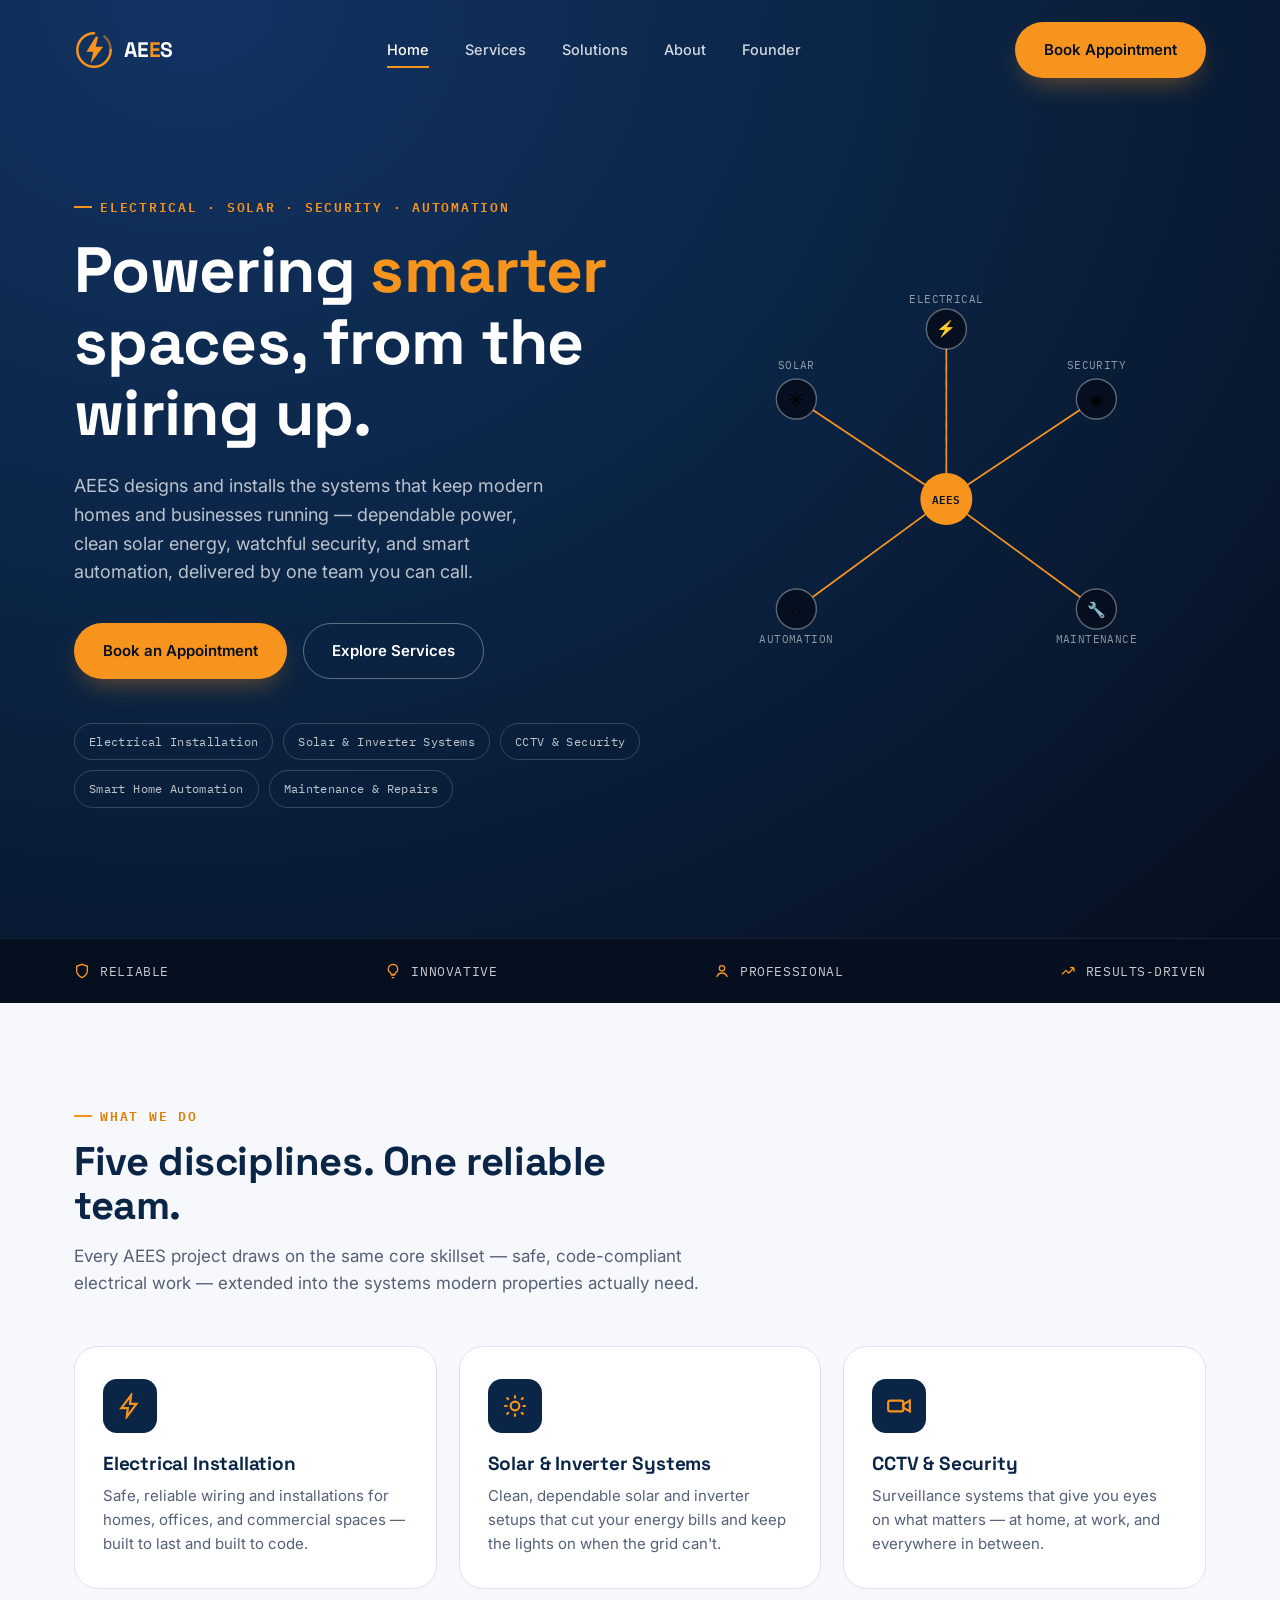
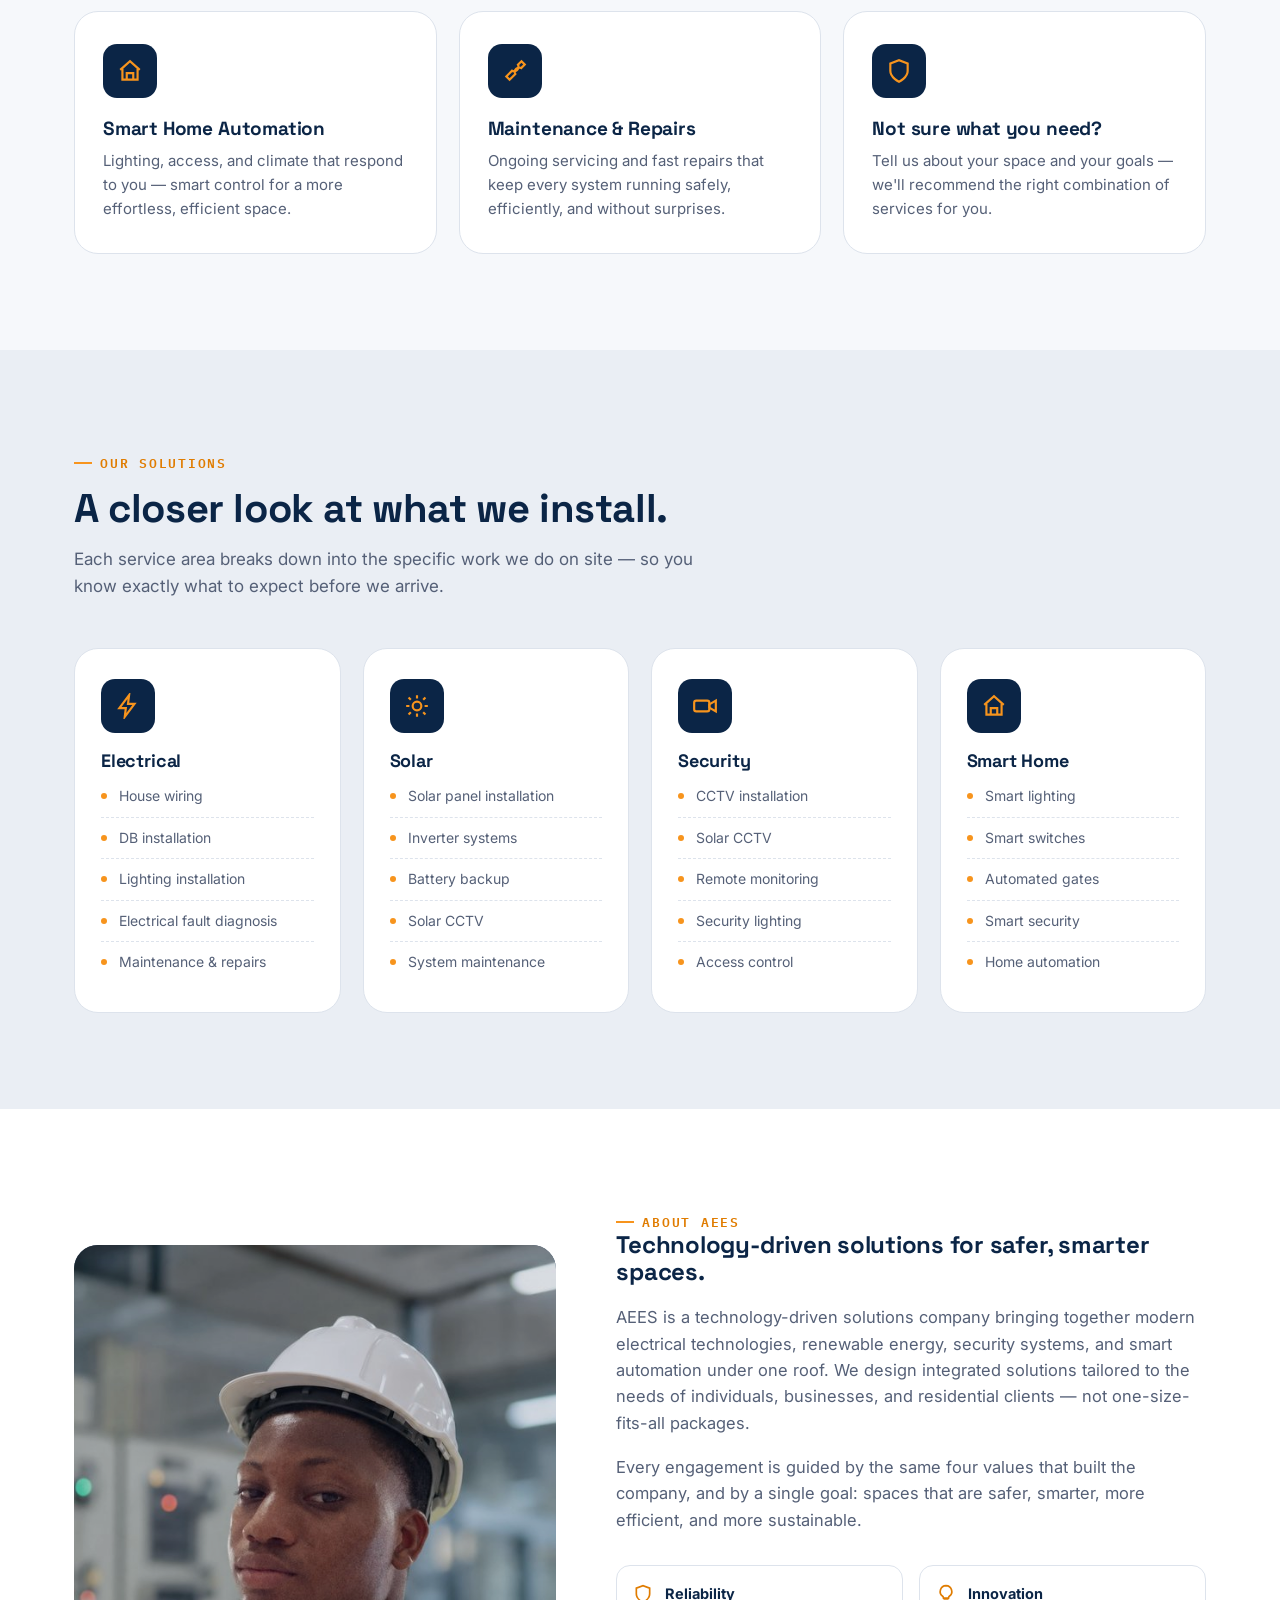
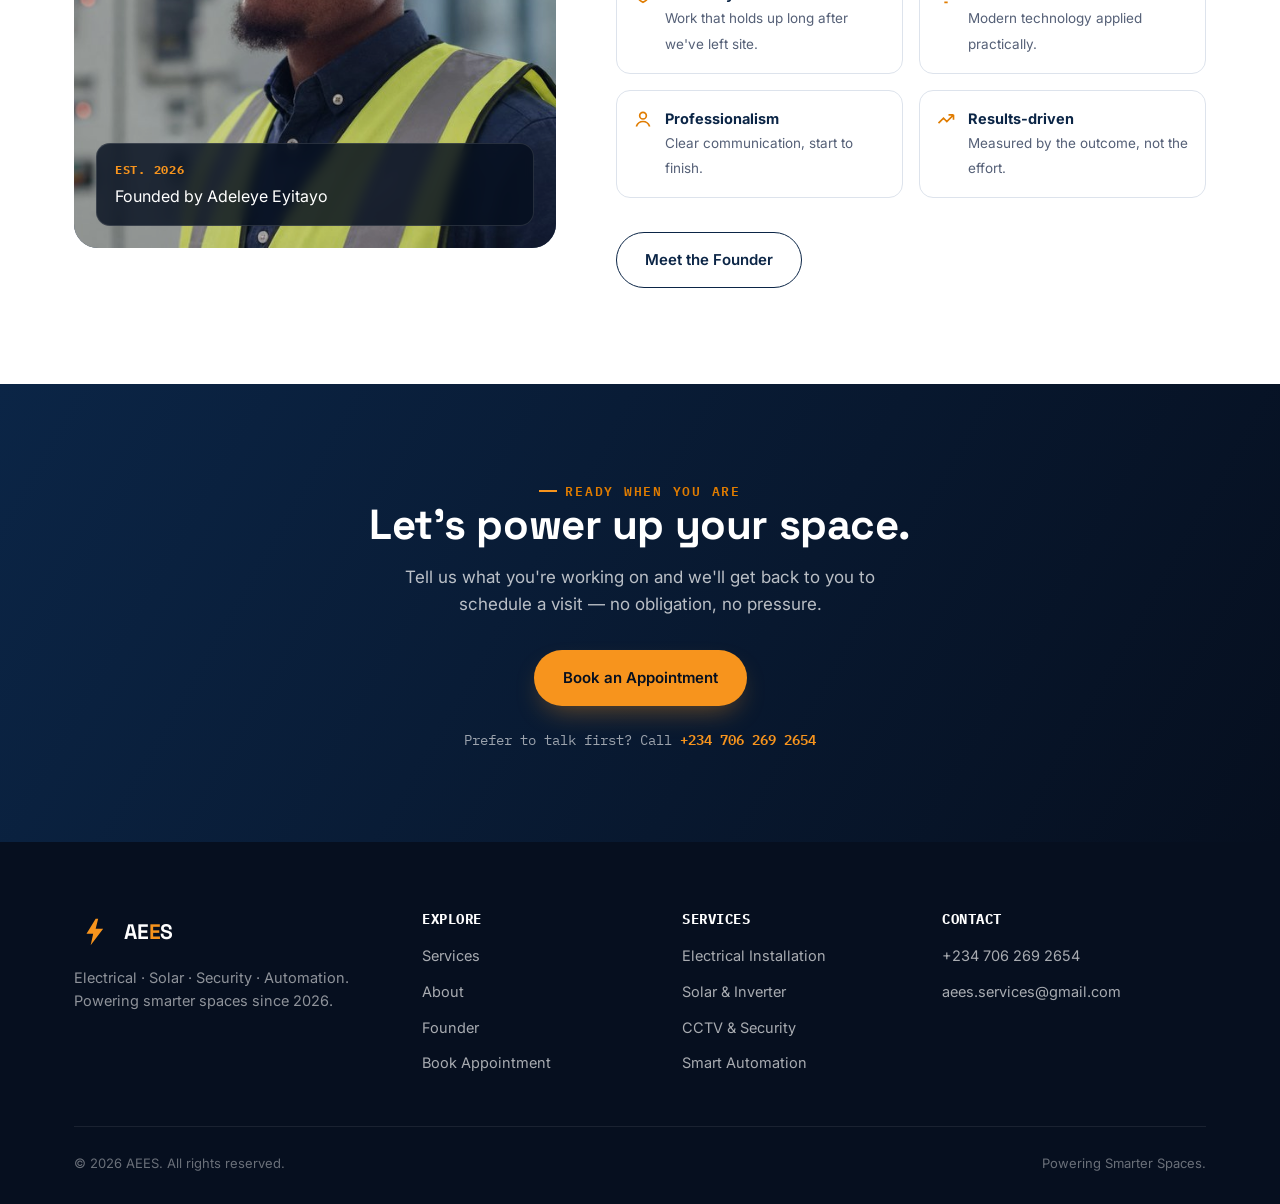
<file: aees-website/index.html>
<!DOCTYPE html>
<html lang="en">
<head>
<meta charset="UTF-8">
<meta name="viewport" content="width=device-width, initial-scale=1.0">
<title>AEES — Electrical, Solar, Security &amp; Automation | Powering Smarter Spaces</title>
<meta name="description" content="AEES delivers electrical installation, solar &amp; inverter systems, CCTV &amp; security, and smart home automation — reliable, innovative, and results-driven.">
<link rel="icon" href="images/favicon.svg" type="image/svg+xml">
<link rel="preconnect" href="https://fonts.googleapis.com">
<link rel="preconnect" href="https://fonts.gstatic.com" crossorigin>
<link href="https://fonts.googleapis.com/css2?family=Space+Grotesk:wght@500;600;700&family=Inter:wght@400;500;600&family=IBM+Plex+Mono:wght@500&display=swap" rel="stylesheet">
<link rel="stylesheet" href="css/style.css">
<noscript><style>[data-reveal],[data-reveal-stagger]>*{opacity:1!important;transform:none!important;}</style></noscript>
</head>
<body>

<!-- ===== NAV ===== -->
<header class="nav" id="nav">
  <div class="container">
    <a href="index.html" class="brand">
      <svg class="brand-mark" viewBox="0 0 48 48" fill="none" xmlns="http://www.w3.org/2000/svg">
        <path d="M24 4C13 4 4 13 4 24s9 20 20 20 20-9 20-20" stroke="#F7941D" stroke-width="3" stroke-linecap="round"/>
        <path d="M44 24c0-6.5-2.9-12.3-7.5-16.2" stroke="#F7941D" stroke-width="3" stroke-linecap="round" opacity="0.5"/>
        <path d="M26 8L15 26h8l-3 14 15-20h-9l3-12z" fill="#F7941D"/>
      </svg>
      <span class="brand-word">AE<span>E</span>S</span>
    </a>

    <nav class="nav-links" aria-label="Primary">
      <a href="index.html#home" class="active">Home</a>
      <a href="index.html#services">Services</a>
      <a href="index.html#solutions">Solutions</a>
      <a href="index.html#about">About</a>
      <a href="profile.html">Founder</a>
    </nav>

    <div class="nav-cta">
      <a href="appointment.html" class="btn btn-primary desktop-only">Book Appointment</a>
      <button class="nav-toggle" aria-label="Toggle menu" aria-expanded="false">
        <span></span><span></span><span></span>
      </button>
    </div>
  </div>
</header>

<!-- ===== MOBILE MENU ===== -->
<div class="mobile-menu">
  <a href="index.html#home">Home</a>
  <a href="index.html#services">Services</a>
  <a href="index.html#solutions">Solutions</a>
  <a href="index.html#about">About</a>
  <a href="profile.html">Founder</a>
  <a href="appointment.html" class="btn btn-primary">Book Appointment</a>
</div>

<!-- ===== HERO ===== -->
<section class="hero" id="home">
  <div class="container hero-grid">
    <div class="hero-copy">
      <span class="eyebrow">Electrical · Solar · Security · Automation</span>
      <h1>Powering <em>smarter</em> spaces, from the wiring up.</h1>
      <p>AEES designs and installs the systems that keep modern homes and businesses running — dependable power, clean solar energy, watchful security, and smart automation, delivered by one team you can call.</p>
      <div class="hero-actions">
        <a href="appointment.html" class="btn btn-primary">Book an Appointment</a>
        <a href="#services" class="btn btn-ghost">Explore Services</a>
      </div>
      <div class="hero-services">
        <span class="hero-service-chip">Electrical Installation</span>
        <span class="hero-service-chip">Solar &amp; Inverter Systems</span>
        <span class="hero-service-chip">CCTV &amp; Security</span>
        <span class="hero-service-chip">Smart Home Automation</span>
        <span class="hero-service-chip">Maintenance &amp; Repairs</span>
      </div>
    </div>

    <div class="hero-visual" aria-hidden="true">
      <svg class="circuit-svg" viewBox="0 0 420 460">
        <!-- static faint scaffolding -->
        <path class="circuit-line" d="M210 230 L210 60" />
        <path class="circuit-line" d="M210 230 L60 130" />
        <path class="circuit-line" d="M210 230 L360 130" />
        <path class="circuit-line" d="M210 230 L60 340" />
        <path class="circuit-line" d="M210 230 L360 340" />

        <!-- animated live traces -->
        <path class="circuit-line is-live" style="animation-delay:.1s" d="M210 230 L210 60" />
        <path class="circuit-line is-live" style="animation-delay:.4s" d="M210 230 L60 130" />
        <path class="circuit-line is-live" style="animation-delay:.7s" d="M210 230 L360 130" />
        <path class="circuit-line is-live" style="animation-delay:1s" d="M210 230 L60 340" />
        <path class="circuit-line is-live" style="animation-delay:1.3s" d="M210 230 L360 340" />

        <!-- core node -->
        <circle class="circuit-node is-core" cx="210" cy="230" r="26" />
        <circle class="circuit-node-pulse" cx="210" cy="230" r="26" style="animation-delay:1.6s" />
        <text x="210" y="235" text-anchor="middle" fill="#060f1f" font-family="IBM Plex Mono" font-size="11" font-weight="600">AEES</text>

        <!-- outer nodes -->
        <circle class="circuit-node" cx="210" cy="60" r="20" />
        <text x="210" y="65" text-anchor="middle" font-size="16">⚡</text>
        <text class="circuit-label" x="210" y="34" text-anchor="middle">ELECTRICAL</text>

        <circle class="circuit-node" cx="60" cy="130" r="20" />
        <text x="60" y="136" text-anchor="middle" font-size="15">☀</text>
        <text class="circuit-label" x="60" y="100" text-anchor="middle">SOLAR</text>

        <circle class="circuit-node" cx="360" cy="130" r="20" />
        <text x="360" y="136" text-anchor="middle" font-size="15">◉</text>
        <text class="circuit-label" x="360" y="100" text-anchor="middle">SECURITY</text>

        <circle class="circuit-node" cx="60" cy="340" r="20" />
        <text x="60" y="346" text-anchor="middle" font-size="15">⌂</text>
        <text class="circuit-label" x="60" y="374" text-anchor="middle">AUTOMATION</text>

        <circle class="circuit-node" cx="360" cy="340" r="20" />
        <text x="360" y="346" text-anchor="middle" font-size="15">🔧</text>
        <text class="circuit-label" x="360" y="374" text-anchor="middle">MAINTENANCE</text>
      </svg>
    </div>
  </div>
</section>

<!-- ===== TRUST STRIP ===== -->
<div class="trust-strip">
  <div class="container">
    <span class="trust-item"><svg width="16" height="16" viewBox="0 0 24 24" fill="none" stroke="currentColor" stroke-width="2"><path d="M12 22s8-4 8-10V5l-8-3-8 3v7c0 6 8 10 8 10Z"/></svg>Reliable</span>
    <span class="trust-item"><svg width="16" height="16" viewBox="0 0 24 24" fill="none" stroke="currentColor" stroke-width="2"><path d="M9 18h6M10 22h4M12 2a7 7 0 0 0-4 12.7c.5.4.9 1 1 1.8v.5h6v-.5c.1-.8.5-1.4 1-1.8A7 7 0 0 0 12 2Z"/></svg>Innovative</span>
    <span class="trust-item"><svg width="16" height="16" viewBox="0 0 24 24" fill="none" stroke="currentColor" stroke-width="2"><circle cx="12" cy="8" r="4"/><path d="M4 21c1.5-4 5-6 8-6s6.5 2 8 6"/></svg>Professional</span>
    <span class="trust-item"><svg width="16" height="16" viewBox="0 0 24 24" fill="none" stroke="currentColor" stroke-width="2"><path d="M3 17l6-6 4 4 8-8M21 7v6M21 7h-6"/></svg>Results&#8209;Driven</span>
  </div>
</div>

<!-- ===== SERVICES ===== -->
<section class="services" id="services">
  <div class="container">
    <div class="section-head" data-reveal>
      <span class="eyebrow">What we do</span>
      <h2>Five disciplines. One reliable team.</h2>
      <p>Every AEES project draws on the same core skillset — safe, code-compliant electrical work — extended into the systems modern properties actually need.</p>
    </div>

    <div class="services-grid" data-reveal-stagger>
      <div class="service-card">
        <div class="service-icon">
          <svg width="26" height="26" viewBox="0 0 24 24" fill="none" stroke="currentColor" stroke-width="2"><path d="M13 2 4 14h6l-1 8 9-12h-6l1-8Z"/></svg>
        </div>
        <h3>Electrical Installation</h3>
        <p>Safe, reliable wiring and installations for homes, offices, and commercial spaces — built to last and built to code.</p>
      </div>

      <div class="service-card">
        <div class="service-icon">
          <svg width="26" height="26" viewBox="0 0 24 24" fill="none" stroke="currentColor" stroke-width="2"><circle cx="12" cy="12" r="4"/><path d="M12 2v3M12 19v3M4.2 4.2l2.1 2.1M17.7 17.7l2.1 2.1M2 12h3M19 12h3M4.2 19.8l2.1-2.1M17.7 6.3l2.1-2.1"/></svg>
        </div>
        <h3>Solar &amp; Inverter Systems</h3>
        <p>Clean, dependable solar and inverter setups that cut your energy bills and keep the lights on when the grid can't.</p>
      </div>

      <div class="service-card">
        <div class="service-icon">
          <svg width="26" height="26" viewBox="0 0 24 24" fill="none" stroke="currentColor" stroke-width="2"><rect x="2" y="7" width="14" height="10" rx="2"/><path d="M16 10.5 22 7v10l-6-3.5Z"/></svg>
        </div>
        <h3>CCTV &amp; Security</h3>
        <p>Surveillance systems that give you eyes on what matters — at home, at work, and everywhere in between.</p>
      </div>

      <div class="service-card">
        <div class="service-icon">
          <svg width="26" height="26" viewBox="0 0 24 24" fill="none" stroke="currentColor" stroke-width="2"><path d="M3 11l9-8 9 8"/><path d="M5 10v10h14V10"/><path d="M9 20v-6h6v6"/></svg>
        </div>
        <h3>Smart Home Automation</h3>
        <p>Lighting, access, and climate that respond to you — smart control for a more effortless, efficient space.</p>
      </div>

      <div class="service-card">
        <div class="service-icon">
          <svg width="26" height="26" viewBox="0 0 24 24" fill="none" stroke="currentColor" stroke-width="2"><path d="M14.7 6.3a4 4 0 0 1-5.4 5.4L4 17l3 3 5.3-5.3a4 4 0 0 1 5.4-5.4L21 6l-3-3-3.3 3.3Z"/></svg>
        </div>
        <h3>Maintenance &amp; Repairs</h3>
        <p>Ongoing servicing and fast repairs that keep every system running safely, efficiently, and without surprises.</p>
      </div>

      <div class="service-card">
        <div class="service-icon">
          <svg width="26" height="26" viewBox="0 0 24 24" fill="none" stroke="currentColor" stroke-width="2"><path d="M12 22s8-4 8-10V5l-8-3-8 3v7c0 6 8 10 8 10Z"/></svg>
        </div>
        <h3>Not sure what you need?</h3>
        <p>Tell us about your space and your goals — we'll recommend the right combination of services for you.</p>
      </div>
    </div>
  </div>
</section>

<!-- ===== OUR SOLUTIONS ===== -->
<section class="solutions" id="solutions">
  <div class="container">
    <div class="section-head" data-reveal>
      <span class="eyebrow">Our Solutions</span>
      <h2>A closer look at what we install.</h2>
      <p>Each service area breaks down into the specific work we do on site — so you know exactly what to expect before we arrive.</p>
    </div>

    <div class="solutions-grid" data-reveal-stagger>
      <div class="solution-card">
        <div class="service-icon">
          <svg width="26" height="26" viewBox="0 0 24 24" fill="none" stroke="currentColor" stroke-width="2"><path d="M13 2 4 14h6l-1 8 9-12h-6l1-8Z"/></svg>
        </div>
        <h3>Electrical</h3>
        <ul class="solution-list">
          <li>House wiring</li>
          <li>DB installation</li>
          <li>Lighting installation</li>
          <li>Electrical fault diagnosis</li>
          <li>Maintenance &amp; repairs</li>
        </ul>
      </div>

      <div class="solution-card">
        <div class="service-icon">
          <svg width="26" height="26" viewBox="0 0 24 24" fill="none" stroke="currentColor" stroke-width="2"><circle cx="12" cy="12" r="4"/><path d="M12 2v3M12 19v3M4.2 4.2l2.1 2.1M17.7 17.7l2.1 2.1M2 12h3M19 12h3M4.2 19.8l2.1-2.1M17.7 6.3l2.1-2.1"/></svg>
        </div>
        <h3>Solar</h3>
        <ul class="solution-list">
          <li>Solar panel installation</li>
          <li>Inverter systems</li>
          <li>Battery backup</li>
          <li>Solar CCTV</li>
          <li>System maintenance</li>
        </ul>
      </div>

      <div class="solution-card">
        <div class="service-icon">
          <svg width="26" height="26" viewBox="0 0 24 24" fill="none" stroke="currentColor" stroke-width="2"><rect x="2" y="7" width="14" height="10" rx="2"/><path d="M16 10.5 22 7v10l-6-3.5Z"/></svg>
        </div>
        <h3>Security</h3>
        <ul class="solution-list">
          <li>CCTV installation</li>
          <li>Solar CCTV</li>
          <li>Remote monitoring</li>
          <li>Security lighting</li>
          <li>Access control</li>
        </ul>
      </div>

      <div class="solution-card">
        <div class="service-icon">
          <svg width="26" height="26" viewBox="0 0 24 24" fill="none" stroke="currentColor" stroke-width="2"><path d="M3 11l9-8 9 8"/><path d="M5 10v10h14V10"/><path d="M9 20v-6h6v6"/></svg>
        </div>
        <h3>Smart Home</h3>
        <ul class="solution-list">
          <li>Smart lighting</li>
          <li>Smart switches</li>
          <li>Automated gates</li>
          <li>Smart security</li>
          <li>Home automation</li>
        </ul>
      </div>
    </div>
  </div>
</section>

<!-- ===== ABOUT ===== -->
<section class="about" id="about">
  <div class="container about-grid">
    <div class="about-visual" data-reveal>
      <img src="images/owner-profile.jpg" alt="Adeleye Eyitayo, Founder of AEES" loading="lazy">
      <div class="about-badge">
        <strong>Est. 2026</strong>
        Founded by Adeleye Eyitayo
      </div>
    </div>

    <div class="about-copy" data-reveal>
      <span class="eyebrow">About AEES</span>
      <h2>Technology-driven solutions for safer, smarter spaces.</h2>
      <p>AEES is a technology-driven solutions company bringing together modern electrical technologies, renewable energy, security systems, and smart automation under one roof. We design integrated solutions tailored to the needs of individuals, businesses, and residential clients — not one-size-fits-all packages.</p>
      <p>Every engagement is guided by the same four values that built the company, and by a single goal: spaces that are safer, smarter, more efficient, and more sustainable.</p>

      <div class="value-grid">
        <div class="value-item">
          <svg width="20" height="20" viewBox="0 0 24 24" fill="none" stroke="currentColor" stroke-width="2"><path d="M12 22s8-4 8-10V5l-8-3-8 3v7c0 6 8 10 8 10Z"/></svg>
          <div><strong>Reliability</strong><span>Work that holds up long after we've left site.</span></div>
        </div>
        <div class="value-item">
          <svg width="20" height="20" viewBox="0 0 24 24" fill="none" stroke="currentColor" stroke-width="2"><path d="M9 18h6M10 22h4M12 2a7 7 0 0 0-4 12.7c.5.4.9 1 1 1.8v.5h6v-.5c.1-.8.5-1.4 1-1.8A7 7 0 0 0 12 2Z"/></svg>
          <div><strong>Innovation</strong><span>Modern technology applied practically.</span></div>
        </div>
        <div class="value-item">
          <svg width="20" height="20" viewBox="0 0 24 24" fill="none" stroke="currentColor" stroke-width="2"><circle cx="12" cy="8" r="4"/><path d="M4 21c1.5-4 5-6 8-6s6.5 2 8 6"/></svg>
          <div><strong>Professionalism</strong><span>Clear communication, start to finish.</span></div>
        </div>
        <div class="value-item">
          <svg width="20" height="20" viewBox="0 0 24 24" fill="none" stroke="currentColor" stroke-width="2"><path d="M3 17l6-6 4 4 8-8M21 7v6M21 7h-6"/></svg>
          <div><strong>Results-driven</strong><span>Measured by the outcome, not the effort.</span></div>
        </div>
      </div>

      <div class="hero-actions" style="margin-top:34px;">
        <a href="profile.html" class="btn btn-outline-dark">Meet the Founder</a>
      </div>
    </div>
  </div>
</section>

<!-- ===== CTA BANNER ===== -->
<section class="cta-banner">
  <div class="container" data-reveal>
    <span class="eyebrow" style="justify-content:center;">Ready when you are</span>
    <h2>Let's power up your space.</h2>
    <p>Tell us what you're working on and we'll get back to you to schedule a visit — no obligation, no pressure.</p>
    <a href="appointment.html" class="btn btn-primary">Book an Appointment</a>
    <div class="cta-phone">Prefer to talk first? Call <a href="tel:+2347062692654">+234 706 269 2654</a></div>
  </div>
</section>

<!-- ===== FOOTER ===== -->
<footer class="site-footer">
  <div class="container">
    <div class="footer-grid">
      <div class="footer-brand">
        <a href="index.html" class="brand">
          <svg class="brand-mark" viewBox="0 0 48 48" fill="none" xmlns="http://www.w3.org/2000/svg">
            <path d="M26 8L15 26h8l-3 14 15-20h-9l3-12z" fill="#F7941D"/>
          </svg>
          <span class="brand-word">AE<span>E</span>S</span>
        </a>
        <p>Electrical · Solar · Security · Automation. Powering smarter spaces since 2026.</p>
      </div>
      <div class="footer-col">
        <h4>Explore</h4>
        <ul>
          <li><a href="index.html#services">Services</a></li>
          <li><a href="index.html#about">About</a></li>
          <li><a href="profile.html">Founder</a></li>
          <li><a href="appointment.html">Book Appointment</a></li>
        </ul>
      </div>
      <div class="footer-col">
        <h4>Services</h4>
        <ul>
          <li><a href="index.html#services">Electrical Installation</a></li>
          <li><a href="index.html#services">Solar &amp; Inverter</a></li>
          <li><a href="index.html#services">CCTV &amp; Security</a></li>
          <li><a href="index.html#services">Smart Automation</a></li>
        </ul>
      </div>
      <div class="footer-col">
        <h4>Contact</h4>
        <ul>
          <li><a href="tel:+2347062692654">+234 706 269 2654</a></li>
          <li><a href="mailto:aees.services@gmail.com">aees.services@gmail.com</a></li>
        </ul>
      </div>
    </div>
    <div class="footer-bottom">
      <span>© 2026 AEES. All rights reserved.</span>
      <span>Powering Smarter Spaces.</span>
    </div>
  </div>
</footer>

<script src="js/main.js"></script>
</body>
</html>
</file>
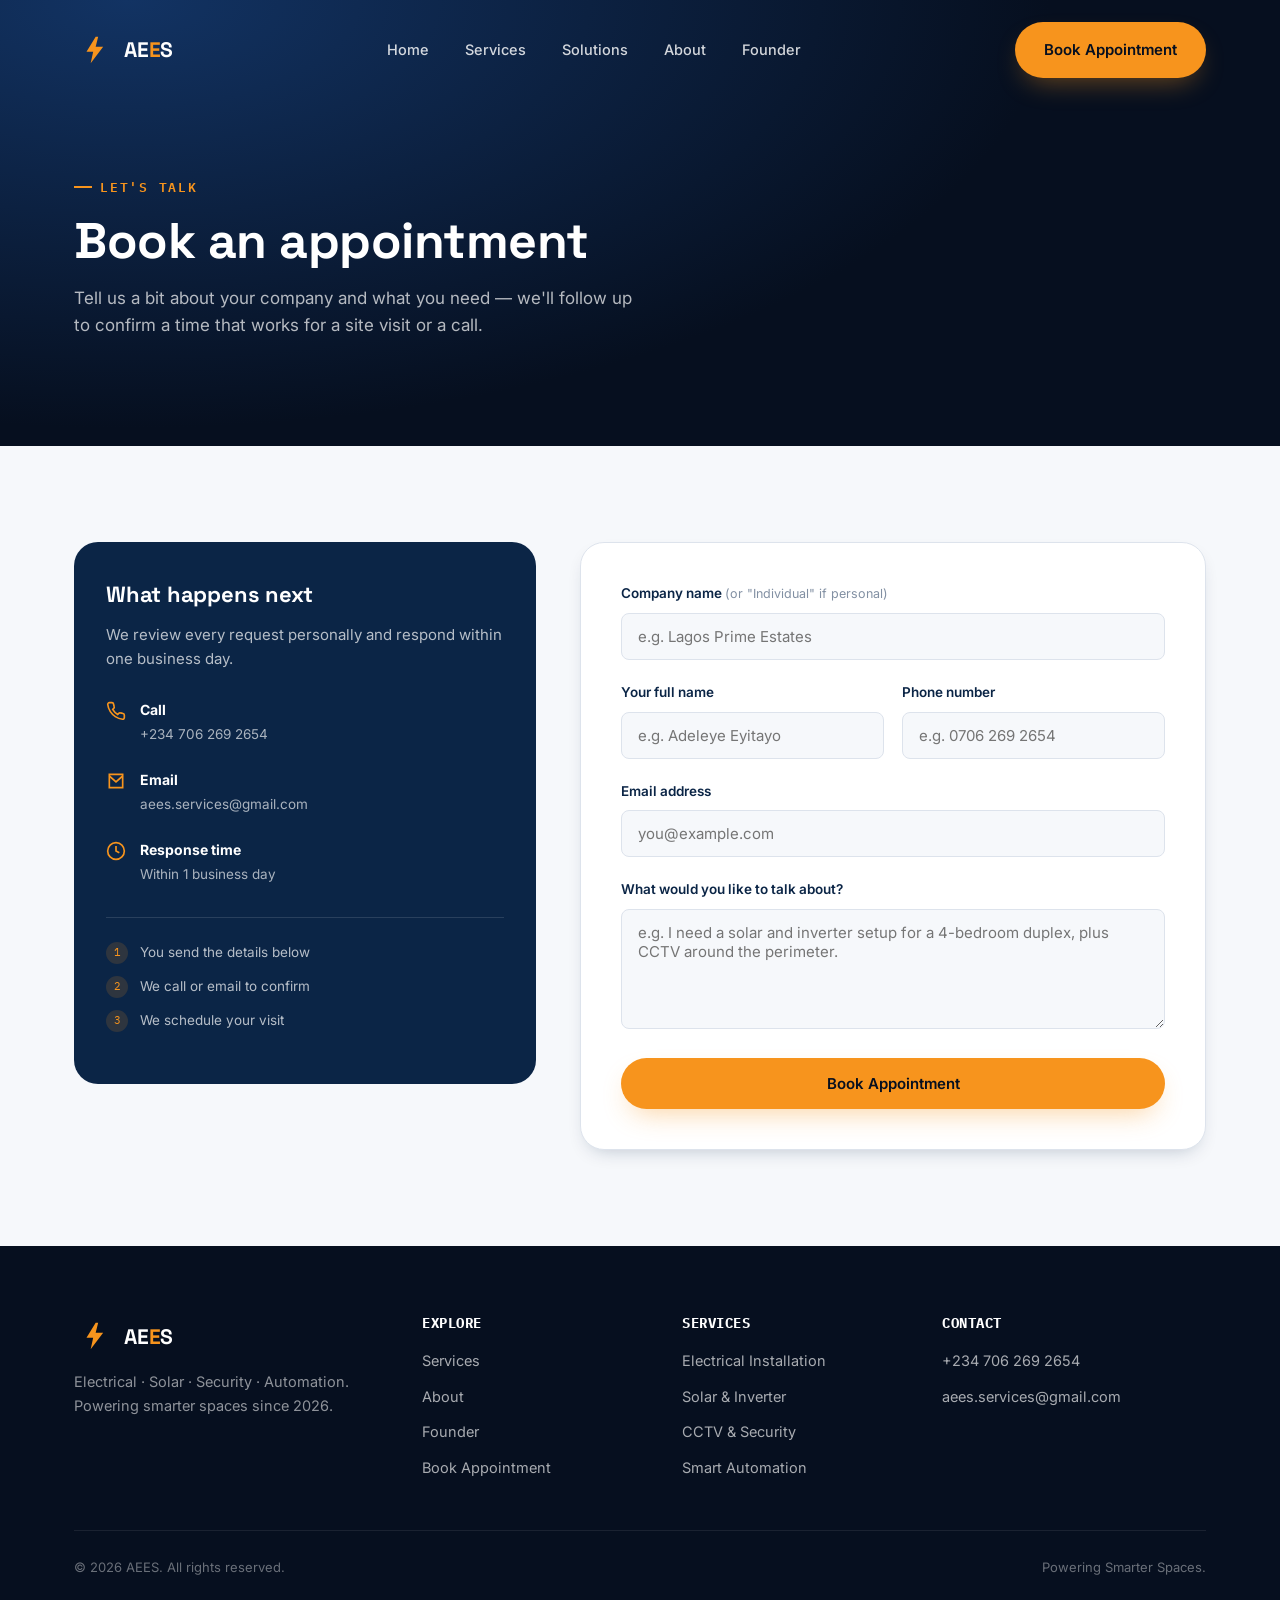
<file: aees-website/appointment.html>
<!DOCTYPE html>
<html lang="en">
<head>
<meta charset="UTF-8">
<meta name="viewport" content="width=device-width, initial-scale=1.0">
<title>Book an Appointment | AEES</title>
<meta name="description" content="Book an appointment with AEES for electrical, solar, security, or automation work.">
<link rel="icon" href="images/favicon.svg" type="image/svg+xml">
<link rel="preconnect" href="https://fonts.googleapis.com">
<link rel="preconnect" href="https://fonts.gstatic.com" crossorigin>
<link href="https://fonts.googleapis.com/css2?family=Space+Grotesk:wght@500;600;700&family=Inter:wght@400;500;600&family=IBM+Plex+Mono:wght@500&display=swap" rel="stylesheet">
<link rel="stylesheet" href="css/style.css">
<noscript><style>[data-reveal],[data-reveal-stagger]>*{opacity:1!important;transform:none!important;}</style></noscript>
</head>
<body>

<!-- ===== NAV ===== -->
<header class="nav" id="nav">
  <div class="container">
    <a href="index.html" class="brand">
      <svg class="brand-mark" viewBox="0 0 48 48" fill="none" xmlns="http://www.w3.org/2000/svg">
        <path d="M26 8L15 26h8l-3 14 15-20h-9l3-12z" fill="#F7941D"/>
      </svg>
      <span class="brand-word">AE<span>E</span>S</span>
    </a>
    <nav class="nav-links" aria-label="Primary">
      <a href="index.html#home">Home</a>
      <a href="index.html#services">Services</a>
      <a href="index.html#solutions">Solutions</a>
      <a href="index.html#about">About</a>
      <a href="profile.html">Founder</a>
    </nav>
    <div class="nav-cta">
      <a href="appointment.html" class="btn btn-primary desktop-only">Book Appointment</a>
      <button class="nav-toggle" aria-label="Toggle menu" aria-expanded="false">
        <span></span><span></span><span></span>
      </button>
    </div>
  </div>
</header>

<div class="mobile-menu">
  <a href="index.html#home">Home</a>
  <a href="index.html#services">Services</a>
  <a href="index.html#solutions">Solutions</a>
  <a href="index.html#about">About</a>
  <a href="profile.html">Founder</a>
  <a href="appointment.html" class="btn btn-primary">Book Appointment</a>
</div>

<!-- ===== HEADER ===== -->
<section class="page-header">
  <div class="container">
    <span class="eyebrow">Let's talk</span>
    <h1>Book an appointment</h1>
    <p>Tell us a bit about your company and what you need — we'll follow up to confirm a time that works for a site visit or a call.</p>
  </div>
</section>

<!-- ===== FORM ===== -->
<section class="appointment-section">
  <div class="container appointment-layout">

    <aside class="appointment-info" data-reveal>
      <h3>What happens next</h3>
      <p>We review every request personally and respond within one business day.</p>

      <div class="info-row">
        <svg width="20" height="20" viewBox="0 0 24 24" fill="none" stroke="currentColor" stroke-width="2"><path d="M22 16.9v3a2 2 0 0 1-2.2 2 19.8 19.8 0 0 1-8.6-3.1 19.5 19.5 0 0 1-6-6 19.8 19.8 0 0 1-3.1-8.6A2 2 0 0 1 4.1 2h3a2 2 0 0 1 2 1.7c.1 1 .4 2 .7 3a2 2 0 0 1-.5 2.1L8 10.1a16 16 0 0 0 6 6l1.3-1.3a2 2 0 0 1 2.1-.5c1 .3 2 .5 3 .7a2 2 0 0 1 1.6 2Z"/></svg>
        <div><strong>Call</strong><span>+234 706 269 2654</span></div>
      </div>
      <div class="info-row">
        <svg width="20" height="20" viewBox="0 0 24 24" fill="none" stroke="currentColor" stroke-width="2"><path d="M4 4h16v16H4V4Z"/><path d="m4 6 8 7 8-7"/></svg>
        <div><strong>Email</strong><span>aees.services@gmail.com</span></div>
      </div>
      <div class="info-row">
        <svg width="20" height="20" viewBox="0 0 24 24" fill="none" stroke="currentColor" stroke-width="2"><circle cx="12" cy="12" r="10"/><path d="M12 6v6l4 2"/></svg>
        <div><strong>Response time</strong><span>Within 1 business day</span></div>
      </div>

      <ul class="info-steps">
        <li><span class="step-num">1</span> You send the details below</li>
        <li><span class="step-num">2</span> We call or email to confirm</li>
        <li><span class="step-num">3</span> We schedule your visit</li>
      </ul>
    </aside>

    <div class="form-card" data-reveal>
      <form id="appointment-form" novalidate>

        <div class="form-row">
          <label for="companyName">Company name <span class="hint">(or "Individual" if personal)</span></label>
          <input type="text" id="companyName" name="companyName" required placeholder="e.g. Lagos Prime Estates">
          <span class="field-error">Please enter your company or organisation name.</span>
        </div>

        <div class="form-grid-2">
          <div class="form-row">
            <label for="fullName">Your full name</label>
            <input type="text" id="fullName" name="fullName" required placeholder="e.g. Adeleye Eyitayo">
            <span class="field-error">Please enter your full name.</span>
          </div>
          <div class="form-row">
            <label for="phone">Phone number</label>
            <input type="tel" id="phone" name="phone" required placeholder="e.g. 0706 269 2654">
            <span class="field-error">Enter a valid phone number.</span>
          </div>
        </div>

        <div class="form-row">
          <label for="email">Email address</label>
          <input type="email" id="email" name="email" required placeholder="you@example.com">
          <span class="field-error">Enter a valid email address.</span>
        </div>

        <div class="form-row">
          <label for="message">What would you like to talk about?</label>
          <textarea id="message" name="message" required placeholder="e.g. I need a solar and inverter setup for a 4-bedroom duplex, plus CCTV around the perimeter."></textarea>
          <span class="field-error">Tell us a little about what you need — a sentence is fine.</span>
        </div>

        <button type="submit" class="btn btn-primary btn-block">Book Appointment</button>
        <div class="form-status" id="form-status"></div>
      </form>
    </div>

  </div>
</section>

<!-- ===== FOOTER ===== -->
<footer class="site-footer">
  <div class="container">
    <div class="footer-grid">
      <div class="footer-brand">
        <a href="index.html" class="brand">
          <svg class="brand-mark" viewBox="0 0 48 48" fill="none" xmlns="http://www.w3.org/2000/svg">
            <path d="M26 8L15 26h8l-3 14 15-20h-9l3-12z" fill="#F7941D"/>
          </svg>
          <span class="brand-word">AE<span>E</span>S</span>
        </a>
        <p>Electrical · Solar · Security · Automation. Powering smarter spaces since 2026.</p>
      </div>
      <div class="footer-col">
        <h4>Explore</h4>
        <ul>
          <li><a href="index.html#services">Services</a></li>
          <li><a href="index.html#about">About</a></li>
          <li><a href="profile.html">Founder</a></li>
          <li><a href="appointment.html">Book Appointment</a></li>
        </ul>
      </div>
      <div class="footer-col">
        <h4>Services</h4>
        <ul>
          <li><a href="index.html#services">Electrical Installation</a></li>
          <li><a href="index.html#services">Solar &amp; Inverter</a></li>
          <li><a href="index.html#services">CCTV &amp; Security</a></li>
          <li><a href="index.html#services">Smart Automation</a></li>
        </ul>
      </div>
      <div class="footer-col">
        <h4>Contact</h4>
        <ul>
          <li><a href="tel:+2347062692654">+234 706 269 2654</a></li>
          <li><a href="mailto:aees.services@gmail.com">aees.services@gmail.com</a></li>
        </ul>
      </div>
    </div>
    <div class="footer-bottom">
      <span>© 2026 AEES. All rights reserved.</span>
      <span>Powering Smarter Spaces.</span>
    </div>
  </div>
</footer>

<script src="js/main.js"></script>
</body>
</html>
</file>
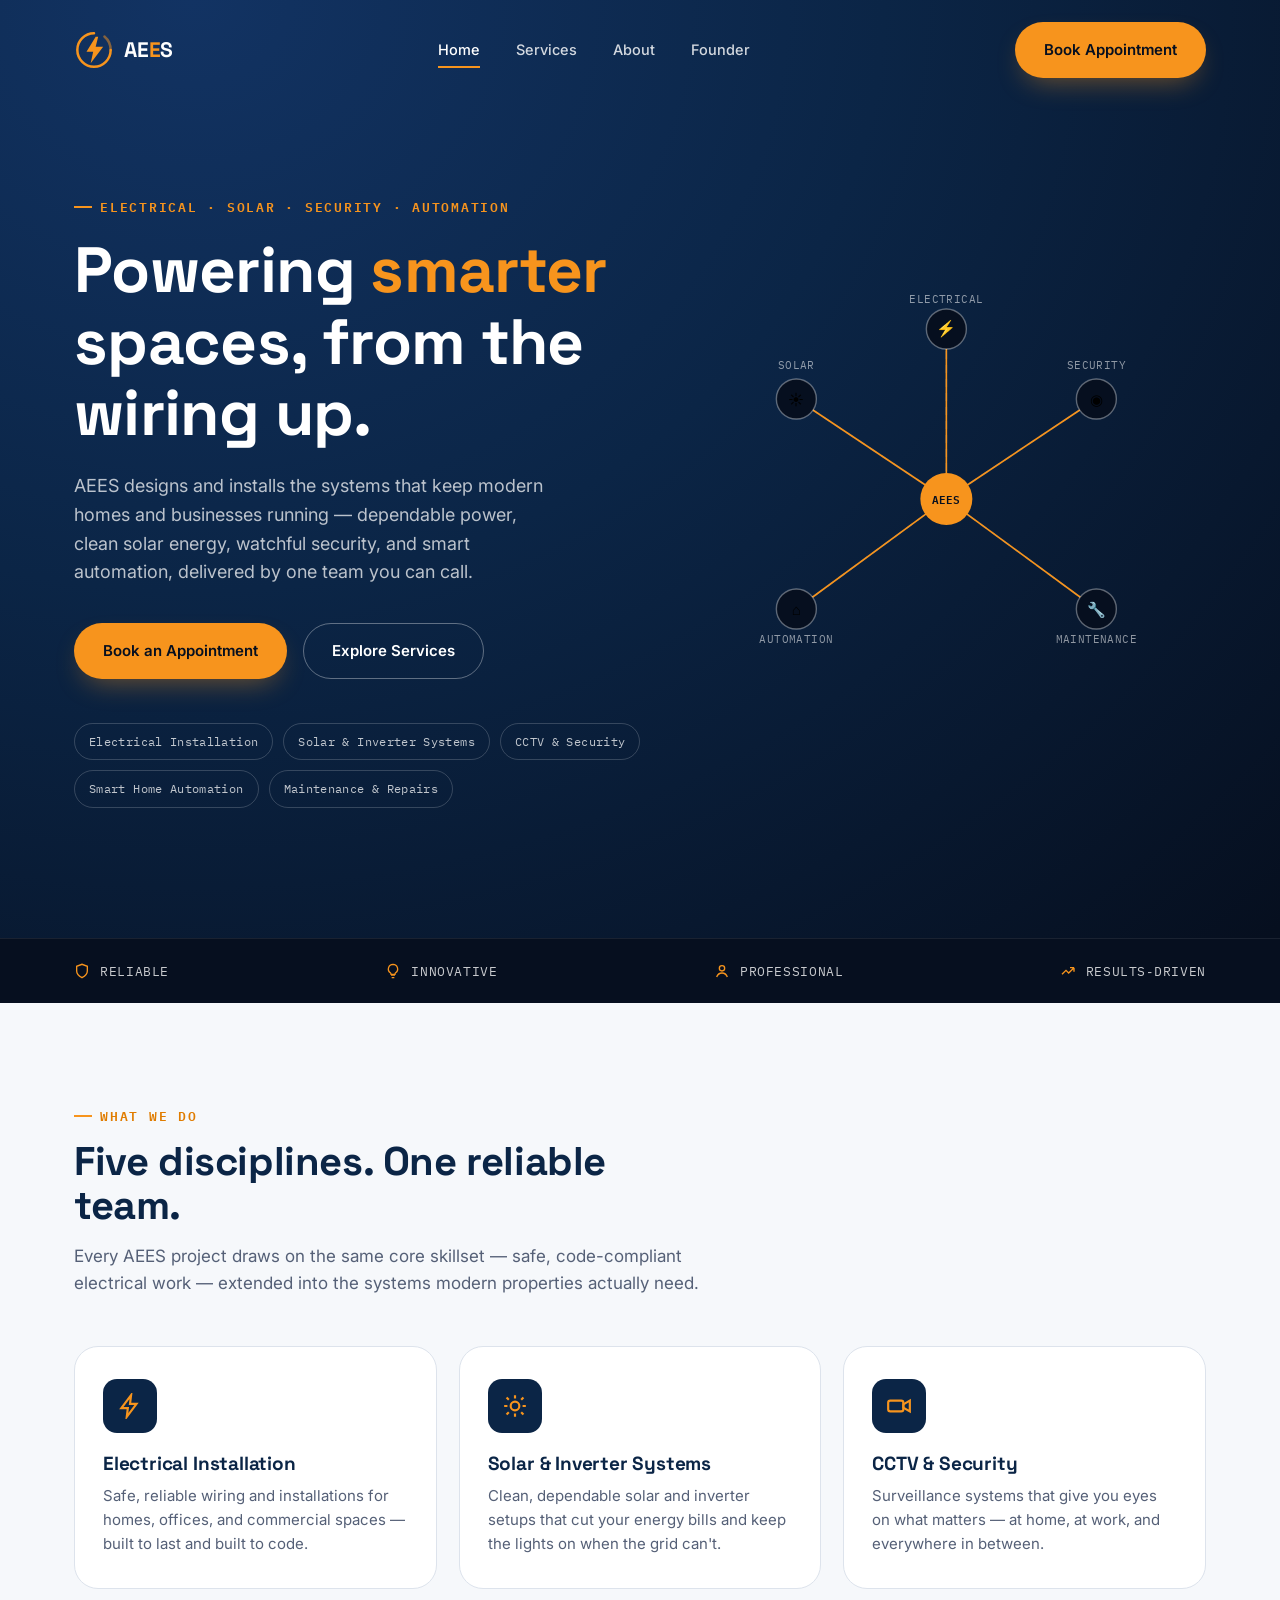
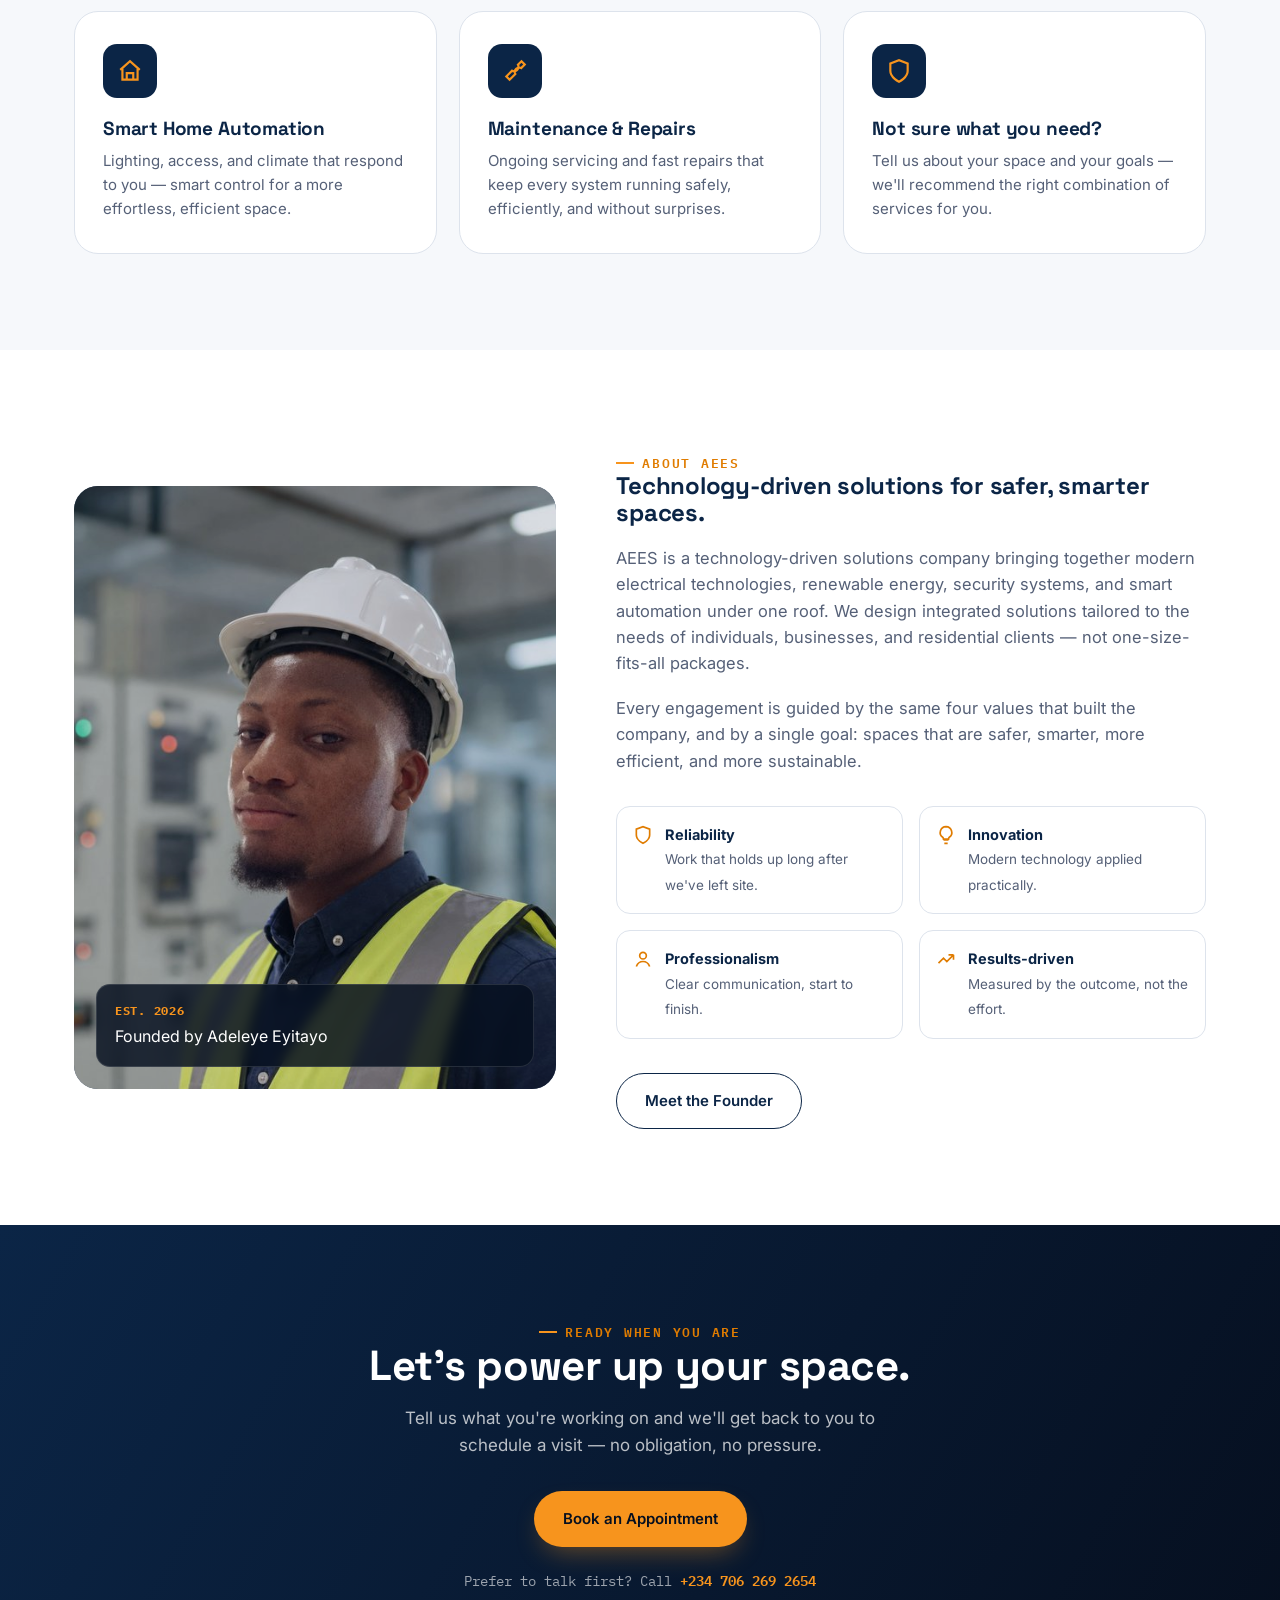
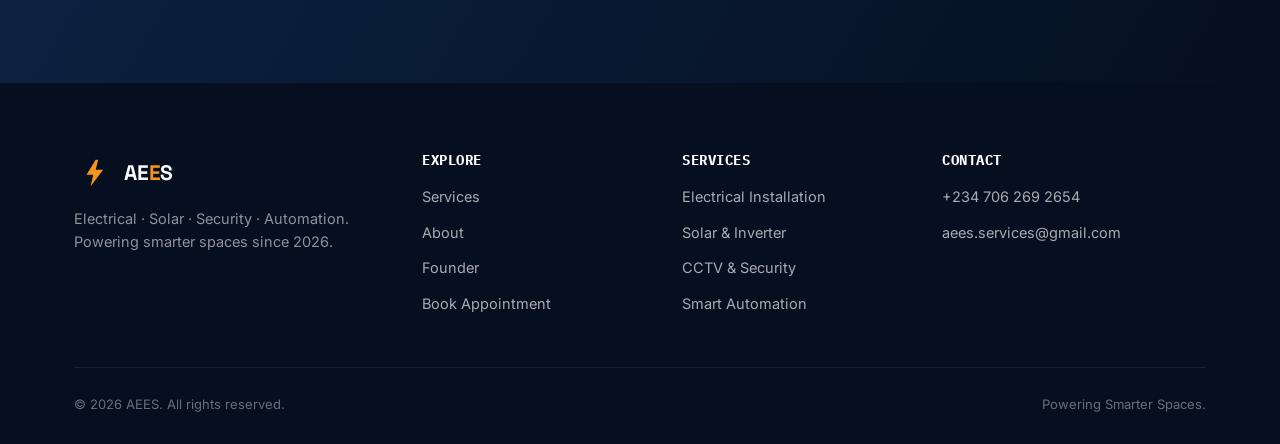
<file: aees-website/index1.html>
<!DOCTYPE html>
<html lang="en">
<head>
<meta charset="UTF-8">
<meta name="viewport" content="width=device-width, initial-scale=1.0">
<title>AEES — Electrical, Solar, Security &amp; Automation | Powering Smarter Spaces</title>
<meta name="description" content="AEES delivers electrical installation, solar &amp; inverter systems, CCTV &amp; security, and smart home automation — reliable, innovative, and results-driven.">
<link rel="icon" href="images/favicon.svg" type="image/svg+xml">
<link rel="preconnect" href="https://fonts.googleapis.com">
<link rel="preconnect" href="https://fonts.gstatic.com" crossorigin>
<link href="https://fonts.googleapis.com/css2?family=Space+Grotesk:wght@500;600;700&family=Inter:wght@400;500;600&family=IBM+Plex+Mono:wght@500&display=swap" rel="stylesheet">
<link rel="stylesheet" href="css/style.css">
<noscript><style>[data-reveal],[data-reveal-stagger]>*{opacity:1!important;transform:none!important;}</style></noscript>
</head>
<body>

<!-- ===== NAV ===== -->
<header class="nav" id="nav">
  <div class="container">
    <a href="index.html" class="brand">
      <svg class="brand-mark" viewBox="0 0 48 48" fill="none" xmlns="http://www.w3.org/2000/svg">
        <path d="M24 4C13 4 4 13 4 24s9 20 20 20 20-9 20-20" stroke="#F7941D" stroke-width="3" stroke-linecap="round"/>
        <path d="M44 24c0-6.5-2.9-12.3-7.5-16.2" stroke="#F7941D" stroke-width="3" stroke-linecap="round" opacity="0.5"/>
        <path d="M26 8L15 26h8l-3 14 15-20h-9l3-12z" fill="#F7941D"/>
      </svg>
      <span class="brand-word">AE<span>E</span>S</span>
    </a>

    <nav class="nav-links" aria-label="Primary">
      <a href="index.html#home" class="active">Home</a>
      <a href="index.html#services">Services</a>
      <a href="index.html#about">About</a>
      <a href="profile.html">Founder</a>
    </nav>

    <div class="nav-cta">
      <a href="appointment.html" class="btn btn-primary desktop-only">Book Appointment</a>
      <button class="nav-toggle" aria-label="Toggle menu" aria-expanded="false">
        <span></span><span></span><span></span>
      </button>
    </div>
  </div>
</header>

<!-- ===== MOBILE MENU ===== -->
<div class="mobile-menu">
  <a href="index.html#home">Home</a>
  <a href="index.html#services">Services</a>
  <a href="index.html#about">About</a>
  <a href="profile.html">Founder</a>
  <a href="appointment.html" class="btn btn-primary">Book Appointment</a>
</div>

<!-- ===== HERO ===== -->
<section class="hero" id="home">
  <div class="container hero-grid">
    <div class="hero-copy">
      <span class="eyebrow">Electrical · Solar · Security · Automation</span>
      <h1>Powering <em>smarter</em> spaces, from the wiring up.</h1>
      <p>AEES designs and installs the systems that keep modern homes and businesses running — dependable power, clean solar energy, watchful security, and smart automation, delivered by one team you can call.</p>
      <div class="hero-actions">
        <a href="appointment.html" class="btn btn-primary">Book an Appointment</a>
        <a href="#services" class="btn btn-ghost">Explore Services</a>
      </div>
      <div class="hero-services">
        <span class="hero-service-chip">Electrical Installation</span>
        <span class="hero-service-chip">Solar &amp; Inverter Systems</span>
        <span class="hero-service-chip">CCTV &amp; Security</span>
        <span class="hero-service-chip">Smart Home Automation</span>
        <span class="hero-service-chip">Maintenance &amp; Repairs</span>
      </div>
    </div>

    <div class="hero-visual" aria-hidden="true">
      <svg class="circuit-svg" viewBox="0 0 420 460">
        <!-- static faint scaffolding -->
        <path class="circuit-line" d="M210 230 L210 60" />
        <path class="circuit-line" d="M210 230 L60 130" />
        <path class="circuit-line" d="M210 230 L360 130" />
        <path class="circuit-line" d="M210 230 L60 340" />
        <path class="circuit-line" d="M210 230 L360 340" />

        <!-- animated live traces -->
        <path class="circuit-line is-live" style="animation-delay:.1s" d="M210 230 L210 60" />
        <path class="circuit-line is-live" style="animation-delay:.4s" d="M210 230 L60 130" />
        <path class="circuit-line is-live" style="animation-delay:.7s" d="M210 230 L360 130" />
        <path class="circuit-line is-live" style="animation-delay:1s" d="M210 230 L60 340" />
        <path class="circuit-line is-live" style="animation-delay:1.3s" d="M210 230 L360 340" />

        <!-- core node -->
        <circle class="circuit-node is-core" cx="210" cy="230" r="26" />
        <circle class="circuit-node-pulse" cx="210" cy="230" r="26" style="animation-delay:1.6s" />
        <text x="210" y="235" text-anchor="middle" fill="#060f1f" font-family="IBM Plex Mono" font-size="11" font-weight="600">AEES</text>

        <!-- outer nodes -->
        <circle class="circuit-node" cx="210" cy="60" r="20" />
        <text x="210" y="65" text-anchor="middle" font-size="16">⚡</text>
        <text class="circuit-label" x="210" y="34" text-anchor="middle">ELECTRICAL</text>

        <circle class="circuit-node" cx="60" cy="130" r="20" />
        <text x="60" y="136" text-anchor="middle" font-size="15">☀</text>
        <text class="circuit-label" x="60" y="100" text-anchor="middle">SOLAR</text>

        <circle class="circuit-node" cx="360" cy="130" r="20" />
        <text x="360" y="136" text-anchor="middle" font-size="15">◉</text>
        <text class="circuit-label" x="360" y="100" text-anchor="middle">SECURITY</text>

        <circle class="circuit-node" cx="60" cy="340" r="20" />
        <text x="60" y="346" text-anchor="middle" font-size="15">⌂</text>
        <text class="circuit-label" x="60" y="374" text-anchor="middle">AUTOMATION</text>

        <circle class="circuit-node" cx="360" cy="340" r="20" />
        <text x="360" y="346" text-anchor="middle" font-size="15">🔧</text>
        <text class="circuit-label" x="360" y="374" text-anchor="middle">MAINTENANCE</text>
      </svg>
    </div>
  </div>
</section>

<!-- ===== TRUST STRIP ===== -->
<div class="trust-strip">
  <div class="container">
    <span class="trust-item"><svg width="16" height="16" viewBox="0 0 24 24" fill="none" stroke="currentColor" stroke-width="2"><path d="M12 22s8-4 8-10V5l-8-3-8 3v7c0 6 8 10 8 10Z"/></svg>Reliable</span>
    <span class="trust-item"><svg width="16" height="16" viewBox="0 0 24 24" fill="none" stroke="currentColor" stroke-width="2"><path d="M9 18h6M10 22h4M12 2a7 7 0 0 0-4 12.7c.5.4.9 1 1 1.8v.5h6v-.5c.1-.8.5-1.4 1-1.8A7 7 0 0 0 12 2Z"/></svg>Innovative</span>
    <span class="trust-item"><svg width="16" height="16" viewBox="0 0 24 24" fill="none" stroke="currentColor" stroke-width="2"><circle cx="12" cy="8" r="4"/><path d="M4 21c1.5-4 5-6 8-6s6.5 2 8 6"/></svg>Professional</span>
    <span class="trust-item"><svg width="16" height="16" viewBox="0 0 24 24" fill="none" stroke="currentColor" stroke-width="2"><path d="M3 17l6-6 4 4 8-8M21 7v6M21 7h-6"/></svg>Results&#8209;Driven</span>
  </div>
</div>

<!-- ===== SERVICES ===== -->
<section class="services" id="services">
  <div class="container">
    <div class="section-head" data-reveal>
      <span class="eyebrow">What we do</span>
      <h2>Five disciplines. One reliable team.</h2>
      <p>Every AEES project draws on the same core skillset — safe, code-compliant electrical work — extended into the systems modern properties actually need.</p>
    </div>

    <div class="services-grid" data-reveal-stagger>
      <div class="service-card">
        <div class="service-icon">
          <svg width="26" height="26" viewBox="0 0 24 24" fill="none" stroke="currentColor" stroke-width="2"><path d="M13 2 4 14h6l-1 8 9-12h-6l1-8Z"/></svg>
        </div>
        <h3>Electrical Installation</h3>
        <p>Safe, reliable wiring and installations for homes, offices, and commercial spaces — built to last and built to code.</p>
      </div>

      <div class="service-card">
        <div class="service-icon">
          <svg width="26" height="26" viewBox="0 0 24 24" fill="none" stroke="currentColor" stroke-width="2"><circle cx="12" cy="12" r="4"/><path d="M12 2v3M12 19v3M4.2 4.2l2.1 2.1M17.7 17.7l2.1 2.1M2 12h3M19 12h3M4.2 19.8l2.1-2.1M17.7 6.3l2.1-2.1"/></svg>
        </div>
        <h3>Solar &amp; Inverter Systems</h3>
        <p>Clean, dependable solar and inverter setups that cut your energy bills and keep the lights on when the grid can't.</p>
      </div>

      <div class="service-card">
        <div class="service-icon">
          <svg width="26" height="26" viewBox="0 0 24 24" fill="none" stroke="currentColor" stroke-width="2"><rect x="2" y="7" width="14" height="10" rx="2"/><path d="M16 10.5 22 7v10l-6-3.5Z"/></svg>
        </div>
        <h3>CCTV &amp; Security</h3>
        <p>Surveillance systems that give you eyes on what matters — at home, at work, and everywhere in between.</p>
      </div>

      <div class="service-card">
        <div class="service-icon">
          <svg width="26" height="26" viewBox="0 0 24 24" fill="none" stroke="currentColor" stroke-width="2"><path d="M3 11l9-8 9 8"/><path d="M5 10v10h14V10"/><path d="M9 20v-6h6v6"/></svg>
        </div>
        <h3>Smart Home Automation</h3>
        <p>Lighting, access, and climate that respond to you — smart control for a more effortless, efficient space.</p>
      </div>

      <div class="service-card">
        <div class="service-icon">
          <svg width="26" height="26" viewBox="0 0 24 24" fill="none" stroke="currentColor" stroke-width="2"><path d="M14.7 6.3a4 4 0 0 1-5.4 5.4L4 17l3 3 5.3-5.3a4 4 0 0 1 5.4-5.4L21 6l-3-3-3.3 3.3Z"/></svg>
        </div>
        <h3>Maintenance &amp; Repairs</h3>
        <p>Ongoing servicing and fast repairs that keep every system running safely, efficiently, and without surprises.</p>
      </div>

      <div class="service-card">
        <div class="service-icon">
          <svg width="26" height="26" viewBox="0 0 24 24" fill="none" stroke="currentColor" stroke-width="2"><path d="M12 22s8-4 8-10V5l-8-3-8 3v7c0 6 8 10 8 10Z"/></svg>
        </div>
        <h3>Not sure what you need?</h3>
        <p>Tell us about your space and your goals — we'll recommend the right combination of services for you.</p>
      </div>
    </div>
  </div>
</section>

<!-- ===== ABOUT ===== -->
<section class="about" id="about">
  <div class="container about-grid">
    <div class="about-visual" data-reveal>
      <img src="images/owner-profile.jpg" alt="Adeleye Eyitayo, Founder of AEES" loading="lazy">
      <div class="about-badge">
        <strong>Est. 2026</strong>
        Founded by Adeleye Eyitayo
      </div>
    </div>

    <div class="about-copy" data-reveal>
      <span class="eyebrow">About AEES</span>
      <h2>Technology-driven solutions for safer, smarter spaces.</h2>
      <p>AEES is a technology-driven solutions company bringing together modern electrical technologies, renewable energy, security systems, and smart automation under one roof. We design integrated solutions tailored to the needs of individuals, businesses, and residential clients — not one-size-fits-all packages.</p>
      <p>Every engagement is guided by the same four values that built the company, and by a single goal: spaces that are safer, smarter, more efficient, and more sustainable.</p>

      <div class="value-grid">
        <div class="value-item">
          <svg width="20" height="20" viewBox="0 0 24 24" fill="none" stroke="currentColor" stroke-width="2"><path d="M12 22s8-4 8-10V5l-8-3-8 3v7c0 6 8 10 8 10Z"/></svg>
          <div><strong>Reliability</strong><span>Work that holds up long after we've left site.</span></div>
        </div>
        <div class="value-item">
          <svg width="20" height="20" viewBox="0 0 24 24" fill="none" stroke="currentColor" stroke-width="2"><path d="M9 18h6M10 22h4M12 2a7 7 0 0 0-4 12.7c.5.4.9 1 1 1.8v.5h6v-.5c.1-.8.5-1.4 1-1.8A7 7 0 0 0 12 2Z"/></svg>
          <div><strong>Innovation</strong><span>Modern technology applied practically.</span></div>
        </div>
        <div class="value-item">
          <svg width="20" height="20" viewBox="0 0 24 24" fill="none" stroke="currentColor" stroke-width="2"><circle cx="12" cy="8" r="4"/><path d="M4 21c1.5-4 5-6 8-6s6.5 2 8 6"/></svg>
          <div><strong>Professionalism</strong><span>Clear communication, start to finish.</span></div>
        </div>
        <div class="value-item">
          <svg width="20" height="20" viewBox="0 0 24 24" fill="none" stroke="currentColor" stroke-width="2"><path d="M3 17l6-6 4 4 8-8M21 7v6M21 7h-6"/></svg>
          <div><strong>Results-driven</strong><span>Measured by the outcome, not the effort.</span></div>
        </div>
      </div>

      <div class="hero-actions" style="margin-top:34px;">
        <a href="profile.html" class="btn btn-outline-dark">Meet the Founder</a>
      </div>
    </div>
  </div>
</section>

<!-- ===== CTA BANNER ===== -->
<section class="cta-banner">
  <div class="container" data-reveal>
    <span class="eyebrow" style="justify-content:center;">Ready when you are</span>
    <h2>Let's power up your space.</h2>
    <p>Tell us what you're working on and we'll get back to you to schedule a visit — no obligation, no pressure.</p>
    <a href="appointment.html" class="btn btn-primary">Book an Appointment</a>
    <div class="cta-phone">Prefer to talk first? Call <a href="tel:+2347062692654">+234 706 269 2654</a></div>
  </div>
</section>

<!-- ===== FOOTER ===== -->
<footer class="site-footer">
  <div class="container">
    <div class="footer-grid">
      <div class="footer-brand">
        <a href="index.html" class="brand">
          <svg class="brand-mark" viewBox="0 0 48 48" fill="none" xmlns="http://www.w3.org/2000/svg">
            <path d="M26 8L15 26h8l-3 14 15-20h-9l3-12z" fill="#F7941D"/>
          </svg>
          <span class="brand-word">AE<span>E</span>S</span>
        </a>
        <p>Electrical · Solar · Security · Automation. Powering smarter spaces since 2026.</p>
      </div>
      <div class="footer-col">
        <h4>Explore</h4>
        <ul>
          <li><a href="index.html#services">Services</a></li>
          <li><a href="index.html#about">About</a></li>
          <li><a href="profile.html">Founder</a></li>
          <li><a href="appointment.html">Book Appointment</a></li>
        </ul>
      </div>
      <div class="footer-col">
        <h4>Services</h4>
        <ul>
          <li><a href="index.html#services">Electrical Installation</a></li>
          <li><a href="index.html#services">Solar &amp; Inverter</a></li>
          <li><a href="index.html#services">CCTV &amp; Security</a></li>
          <li><a href="index.html#services">Smart Automation</a></li>
        </ul>
      </div>
      <div class="footer-col">
        <h4>Contact</h4>
        <ul>
          <li><a href="tel:+2347062692654">+234 706 269 2654</a></li>
          <li><a href="mailto:aees.services@gmail.com">aees.services@gmail.com</a></li>
        </ul>
      </div>
    </div>
    <div class="footer-bottom">
      <span>© 2026 AEES. All rights reserved.</span>
      <span>Powering Smarter Spaces.</span>
    </div>
  </div>
</footer>

<script src="js/main.js"></script>
</body>
</html>
</file>
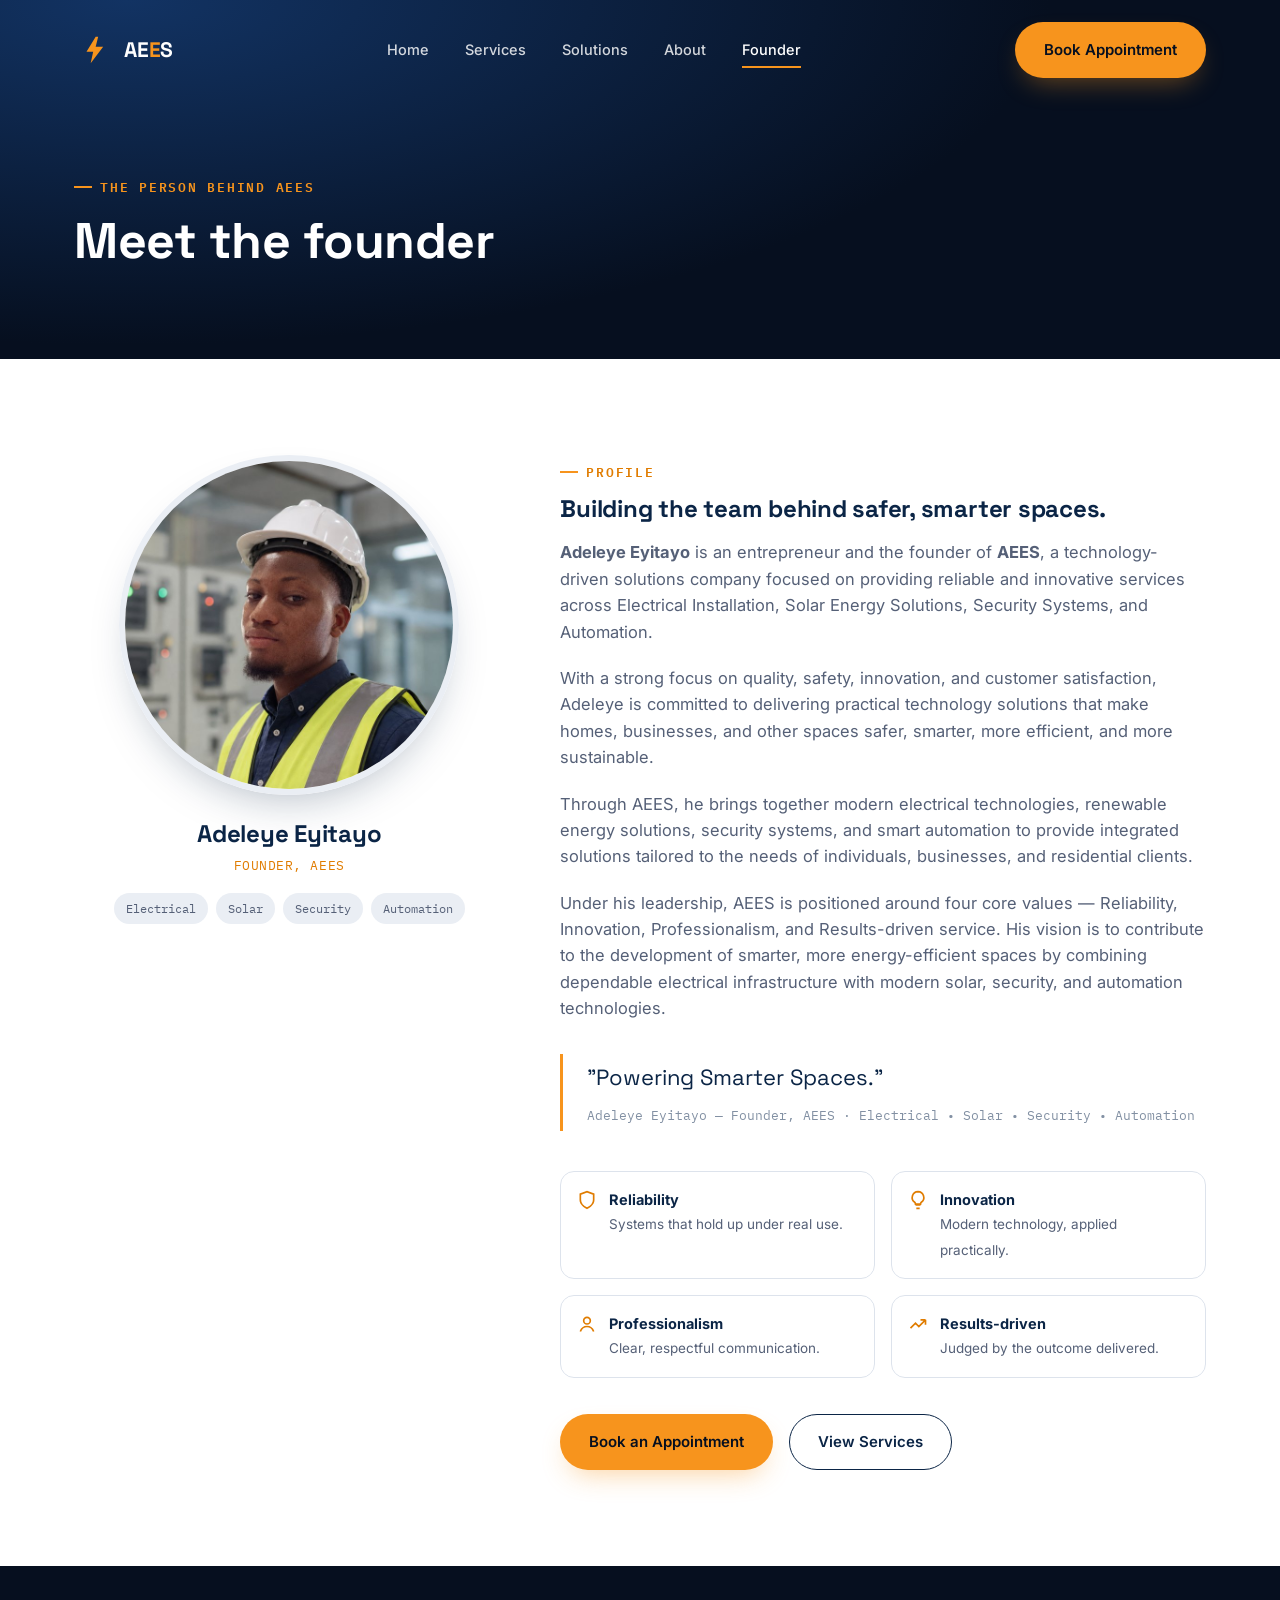
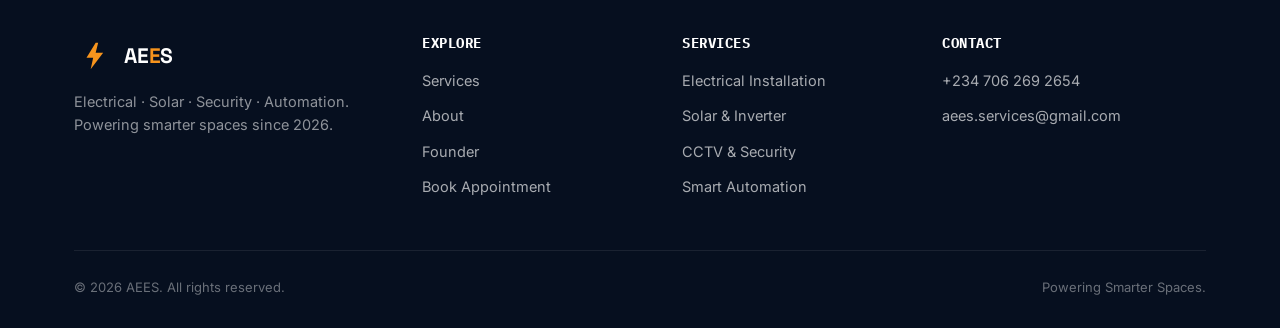
<file: aees-website/profile.html>
<!DOCTYPE html>
<html lang="en">
<head>
<meta charset="UTF-8">
<meta name="viewport" content="width=device-width, initial-scale=1.0">
<title>Adeleye Eyitayo — Founder, AEES</title>
<meta name="description" content="Meet Adeleye Eyitayo, founder of AEES — electrical, solar, security, and automation solutions.">
<link rel="icon" href="images/favicon.svg" type="image/svg+xml">
<link rel="preconnect" href="https://fonts.googleapis.com">
<link rel="preconnect" href="https://fonts.gstatic.com" crossorigin>
<link href="https://fonts.googleapis.com/css2?family=Space+Grotesk:wght@500;600;700&family=Inter:wght@400;500;600&family=IBM+Plex+Mono:wght@500&display=swap" rel="stylesheet">
<link rel="stylesheet" href="css/style.css">
<noscript><style>[data-reveal],[data-reveal-stagger]>*{opacity:1!important;transform:none!important;}</style></noscript>
</head>
<body>

<!-- ===== NAV ===== -->
<header class="nav" id="nav">
  <div class="container">
    <a href="index.html" class="brand">
      <svg class="brand-mark" viewBox="0 0 48 48" fill="none" xmlns="http://www.w3.org/2000/svg">
        <path d="M26 8L15 26h8l-3 14 15-20h-9l3-12z" fill="#F7941D"/>
      </svg>
      <span class="brand-word">AE<span>E</span>S</span>
    </a>
    <nav class="nav-links" aria-label="Primary">
      <a href="index.html#home">Home</a>
      <a href="index.html#services">Services</a>
      <a href="index.html#solutions">Solutions</a>
      <a href="index.html#about">About</a>
      <a href="profile.html" class="active">Founder</a>
    </nav>
    <div class="nav-cta">
      <a href="appointment.html" class="btn btn-primary desktop-only">Book Appointment</a>
      <button class="nav-toggle" aria-label="Toggle menu" aria-expanded="false">
        <span></span><span></span><span></span>
      </button>
    </div>
  </div>
</header>

<div class="mobile-menu">
  <a href="index.html#home">Home</a>
  <a href="index.html#services">Services</a>
  <a href="index.html#solutions">Solutions</a>
  <a href="index.html#about">About</a>
  <a href="profile.html">Founder</a>
  <a href="appointment.html" class="btn btn-primary">Book Appointment</a>
</div>

<!-- ===== HEADER ===== -->
<section class="page-header">
  <div class="container">
    <span class="eyebrow">The person behind AEES</span>
    <h1>Meet the founder</h1>
  </div>
</section>

<!-- ===== PROFILE ===== -->
<section class="profile-section">
  <div class="container profile-layout">

    <div class="profile-photo-wrap" data-reveal>
      <div class="profile-photo">
        <img src="images/owner-profile.jpg" alt="Portrait of Adeleye Eyitayo, Founder of AEES">
      </div>
      <h2 class="profile-name">Adeleye Eyitayo</h2>
      <div class="profile-role">Founder, AEES</div>
      <div class="profile-tags">
        <span class="profile-tag">Electrical</span>
        <span class="profile-tag">Solar</span>
        <span class="profile-tag">Security</span>
        <span class="profile-tag">Automation</span>
      </div>
    </div>

    <div class="profile-copy" data-reveal>
      <span class="eyebrow">Profile</span>
      <h2 style="margin-top:14px;">Building the team behind safer, smarter spaces.</h2>

      <p><strong>Adeleye Eyitayo</strong> is an entrepreneur and the founder of <strong>AEES</strong>, a technology-driven solutions company focused on providing reliable and innovative services across Electrical Installation, Solar Energy Solutions, Security Systems, and Automation.</p>

      <p>With a strong focus on quality, safety, innovation, and customer satisfaction, Adeleye is committed to delivering practical technology solutions that make homes, businesses, and other spaces safer, smarter, more efficient, and more sustainable.</p>

      <p>Through AEES, he brings together modern electrical technologies, renewable energy solutions, security systems, and smart automation to provide integrated solutions tailored to the needs of individuals, businesses, and residential clients.</p>

      <p>Under his leadership, AEES is positioned around four core values — Reliability, Innovation, Professionalism, and Results-driven service. His vision is to contribute to the development of smarter, more energy-efficient spaces by combining dependable electrical infrastructure with modern solar, security, and automation technologies.</p>

      <div class="profile-quote">
        "Powering Smarter Spaces."
        <span>Adeleye Eyitayo — Founder, AEES · Electrical • Solar • Security • Automation</span>
      </div>

      <div class="profile-values">
        <div class="value-item">
          <svg width="20" height="20" viewBox="0 0 24 24" fill="none" stroke="currentColor" stroke-width="2"><path d="M12 22s8-4 8-10V5l-8-3-8 3v7c0 6 8 10 8 10Z"/></svg>
          <div><strong>Reliability</strong><span>Systems that hold up under real use.</span></div>
        </div>
        <div class="value-item">
          <svg width="20" height="20" viewBox="0 0 24 24" fill="none" stroke="currentColor" stroke-width="2"><path d="M9 18h6M10 22h4M12 2a7 7 0 0 0-4 12.7c.5.4.9 1 1 1.8v.5h6v-.5c.1-.8.5-1.4 1-1.8A7 7 0 0 0 12 2Z"/></svg>
          <div><strong>Innovation</strong><span>Modern technology, applied practically.</span></div>
        </div>
        <div class="value-item">
          <svg width="20" height="20" viewBox="0 0 24 24" fill="none" stroke="currentColor" stroke-width="2"><circle cx="12" cy="8" r="4"/><path d="M4 21c1.5-4 5-6 8-6s6.5 2 8 6"/></svg>
          <div><strong>Professionalism</strong><span>Clear, respectful communication.</span></div>
        </div>
        <div class="value-item">
          <svg width="20" height="20" viewBox="0 0 24 24" fill="none" stroke="currentColor" stroke-width="2"><path d="M3 17l6-6 4 4 8-8M21 7v6M21 7h-6"/></svg>
          <div><strong>Results-driven</strong><span>Judged by the outcome delivered.</span></div>
        </div>
      </div>

      <div class="hero-actions" style="margin-top:36px;">
        <a href="appointment.html" class="btn btn-primary">Book an Appointment</a>
        <a href="index.html#services" class="btn btn-outline-dark">View Services</a>
      </div>
    </div>

  </div>
</section>

<!-- ===== FOOTER ===== -->
<footer class="site-footer">
  <div class="container">
    <div class="footer-grid">
      <div class="footer-brand">
        <a href="index.html" class="brand">
          <svg class="brand-mark" viewBox="0 0 48 48" fill="none" xmlns="http://www.w3.org/2000/svg">
            <path d="M26 8L15 26h8l-3 14 15-20h-9l3-12z" fill="#F7941D"/>
          </svg>
          <span class="brand-word">AE<span>E</span>S</span>
        </a>
        <p>Electrical · Solar · Security · Automation. Powering smarter spaces since 2026.</p>
      </div>
      <div class="footer-col">
        <h4>Explore</h4>
        <ul>
          <li><a href="index.html#services">Services</a></li>
          <li><a href="index.html#about">About</a></li>
          <li><a href="profile.html">Founder</a></li>
          <li><a href="appointment.html">Book Appointment</a></li>
        </ul>
      </div>
      <div class="footer-col">
        <h4>Services</h4>
        <ul>
          <li><a href="index.html#services">Electrical Installation</a></li>
          <li><a href="index.html#services">Solar &amp; Inverter</a></li>
          <li><a href="index.html#services">CCTV &amp; Security</a></li>
          <li><a href="index.html#services">Smart Automation</a></li>
        </ul>
      </div>
      <div class="footer-col">
        <h4>Contact</h4>
        <ul>
          <li><a href="tel:+2347062692654">+234 706 269 2654</a></li>
          <li><a href="mailto:aees.services@gmail.com">aees.services@gmail.com</a></li>
        </ul>
      </div>
    </div>
    <div class="footer-bottom">
      <span>© 2026 AEES. All rights reserved.</span>
      <span>Powering Smarter Spaces.</span>
    </div>
  </div>
</footer>

<script src="js/main.js"></script>
</body>
</html>
</file>
<file: aees-website/css/style.css>
/* ============================================================
   AEES — Electrical · Solar · Security · Automation
   Design tokens
   ============================================================ */
:root {
  /* Brand colors (sampled from the AEES mark) */
  --navy-950: #060f1f;
  --navy-900: #0b2546;
  --navy-800: #123363;
  --navy-700: #1c4380;
  --orange-500: #f7941d;
  --orange-600: #e07c00;
  --orange-glow: rgba(247, 148, 29, 0.45);

  --paper: #f6f8fb;
  --paper-dim: #eaeef4;
  --ink: #0e1726;
  --slate: #556077;
  --slate-light: #8290a3;
  --line: #dde3ec;
  --white: #ffffff;

  --font-display: "Space Grotesk", "Segoe UI", sans-serif;
  --font-body: "Inter", "Segoe UI", sans-serif;
  --font-mono: "IBM Plex Mono", monospace;

  --radius-sm: 8px;
  --radius-md: 14px;
  --radius-lg: 24px;
  --shadow-soft: 0 20px 45px -20px rgba(11, 37, 70, 0.35);
  --shadow-tight: 0 8px 20px -10px rgba(11, 37, 70, 0.3);
  --ease: cubic-bezier(0.22, 1, 0.36, 1);
}

@media (prefers-reduced-motion: reduce) {
  *, *::before, *::after {
    animation-duration: 0.001ms !important;
    animation-iteration-count: 1 !important;
    transition-duration: 0.001ms !important;
    scroll-behavior: auto !important;
  }
}

* { box-sizing: border-box; }
html { scroll-behavior: smooth; }

body {
  margin: 0;
  font-family: var(--font-body);
  color: var(--ink);
  background: var(--paper);
  line-height: 1.6;
  -webkit-font-smoothing: antialiased;
}

img { max-width: 100%; display: block; }
a { color: inherit; text-decoration: none; }
ul { list-style: none; margin: 0; padding: 0; }
button { font-family: inherit; cursor: pointer; }

.container {
  width: 100%;
  max-width: 1180px;
  margin: 0 auto;
  padding: 0 24px;
}

.eyebrow {
  display: inline-flex;
  align-items: center;
  gap: 8px;
  font-family: var(--font-mono);
  font-size: 12.5px;
  letter-spacing: 0.14em;
  text-transform: uppercase;
  color: var(--orange-600);
  font-weight: 600;
}
.eyebrow::before {
  content: "";
  width: 18px;
  height: 2px;
  background: var(--orange-500);
  display: inline-block;
}

h1, h2, h3, h4 {
  font-family: var(--font-display);
  color: var(--navy-900);
  line-height: 1.12;
  margin: 0;
  letter-spacing: -0.01em;
}

.section-head {
  max-width: 640px;
  margin-bottom: 48px;
}
.section-head h2 { font-size: clamp(28px, 3.6vw, 40px); margin-top: 14px; }
.section-head p { color: var(--slate); font-size: 17px; margin-top: 14px; }

section { padding: 96px 0; position: relative; scroll-margin-top: 100px; }

/* ---------------- Buttons ---------------- */
.btn {
  display: inline-flex;
  align-items: center;
  justify-content: center;
  gap: 10px;
  padding: 15px 28px;
  border-radius: 999px;
  font-weight: 600;
  font-size: 15px;
  border: 1px solid transparent;
  transition: transform 0.25s var(--ease), box-shadow 0.25s var(--ease), background 0.25s var(--ease), color 0.25s var(--ease);
  white-space: nowrap;
}
.btn-primary {
  background: var(--orange-500);
  color: var(--navy-950);
  box-shadow: 0 12px 28px -10px var(--orange-glow);
}
.btn-primary:hover { background: var(--orange-600); transform: translateY(-2px); box-shadow: 0 16px 32px -10px var(--orange-glow); }
.btn-primary:focus-visible { outline: 3px solid var(--navy-900); outline-offset: 2px; }

.btn-ghost {
  background: transparent;
  border-color: rgba(255,255,255,0.35);
  color: var(--white);
}
.btn-ghost:hover { background: rgba(255,255,255,0.1); transform: translateY(-2px); }

.btn-outline-dark {
  background: transparent;
  border-color: var(--navy-900);
  color: var(--navy-900);
}
.btn-outline-dark:hover { background: var(--navy-900); color: var(--white); }

.btn-block { width: 100%; }
.btn[disabled] { opacity: 0.6; cursor: not-allowed; transform: none !important; }

/* ---------------- Nav ---------------- */
.nav {
  position: fixed;
  top: 0; left: 0; right: 0;
  z-index: 100;
  padding: 22px 0;
  transition: padding 0.35s var(--ease), background 0.35s var(--ease), box-shadow 0.35s var(--ease);
}
.nav .container { display: flex; align-items: center; justify-content: space-between; }
.nav.is-scrolled { padding: 12px 0; background: rgba(6, 15, 31, 0.92); backdrop-filter: blur(10px); box-shadow: var(--shadow-tight); }

.brand { display: flex; align-items: center; gap: 10px; }
.brand-mark { width: 40px; height: 40px; flex-shrink: 0; }
.brand-word { font-family: var(--font-display); font-weight: 700; font-size: 21px; color: var(--white); letter-spacing: -0.01em; }
.brand-word span { color: var(--orange-500); }
.brand-tag { display: none; }

.nav-links {
  display: flex;
  align-items: center;
  gap: 36px;
}
.nav-links a {
  color: rgba(255,255,255,0.82);
  font-size: 14.5px;
  font-weight: 500;
  position: relative;
  padding: 4px 0;
  transition: color 0.2s;
}
.nav-links a::after {
  content: "";
  position: absolute; left: 0; right: 100%; bottom: -2px;
  height: 2px; background: var(--orange-500);
  transition: right 0.3s var(--ease);
}
.nav-links a:hover, .nav-links a.active { color: var(--white); }
.nav-links a:hover::after, .nav-links a.active::after { right: 0; }

.nav-cta { display: flex; align-items: center; gap: 18px; }
.nav-toggle {
  display: none;
  width: 42px; height: 42px;
  border-radius: 10px;
  border: 1px solid rgba(255,255,255,0.25);
  background: transparent;
  align-items: center; justify-content: center;
  flex-direction: column; gap: 5px;
}
.nav-toggle span { width: 20px; height: 2px; background: var(--white); border-radius: 2px; transition: transform 0.25s, opacity 0.25s; }
.nav-toggle.is-open span:nth-child(1) { transform: translateY(7px) rotate(45deg); }
.nav-toggle.is-open span:nth-child(2) { opacity: 0; }
.nav-toggle.is-open span:nth-child(3) { transform: translateY(-7px) rotate(-45deg); }

/* ---------------- Hero ---------------- */
.hero {
  position: relative;
  background: radial-gradient(120% 140% at 15% 0%, var(--navy-800) 0%, var(--navy-900) 45%, var(--navy-950) 100%);
  color: var(--white);
  padding: 190px 0 130px;
  overflow: hidden;
}
.hero-grid {
  display: grid;
  grid-template-columns: 1.05fr 0.95fr;
  gap: 40px;
  align-items: center;
  position: relative;
  z-index: 2;
}
.hero-copy .eyebrow { color: var(--orange-500); }
.hero-copy .eyebrow::before { background: var(--orange-500); }
.hero h1 {
  color: var(--white);
  font-size: clamp(38px, 5.4vw, 64px);
  margin-top: 18px;
}
.hero h1 em { color: var(--orange-500); font-style: normal; }
.hero-copy p {
  color: rgba(255,255,255,0.72);
  font-size: 18px;
  max-width: 480px;
  margin-top: 22px;
}
.hero-actions { display: flex; gap: 16px; margin-top: 36px; flex-wrap: wrap; }

.hero-services {
  display: flex;
  gap: 10px;
  margin-top: 44px;
  flex-wrap: wrap;
}
.hero-service-chip {
  font-family: var(--font-mono);
  font-size: 12px;
  letter-spacing: 0.03em;
  color: rgba(255,255,255,0.75);
  border: 1px solid rgba(255,255,255,0.18);
  padding: 8px 14px;
  border-radius: 999px;
}

.hero-visual { position: relative; height: 460px; }
.circuit-svg { width: 100%; height: 100%; overflow: visible; }
.circuit-line {
  fill: none;
  stroke: rgba(255,255,255,0.22);
  stroke-width: 1.6;
  stroke-dasharray: 8 6;
}
.circuit-line.is-live {
  stroke: var(--orange-500);
  stroke-dasharray: 700;
  stroke-dashoffset: 700;
  animation: draw 2.6s var(--ease) forwards;
}
.circuit-node {
  fill: var(--navy-950);
  stroke: rgba(255,255,255,0.35);
  stroke-width: 1.4;
}
.circuit-node.is-core { fill: var(--orange-500); stroke: none; }
.circuit-node-pulse {
  fill: none;
  stroke: var(--orange-500);
  stroke-width: 1.4;
  opacity: 0;
  transform-origin: center;
  animation: pulse 2.8s ease-out infinite;
}
.circuit-icon { color: var(--white); }
.circuit-label {
  font-family: var(--font-mono);
  font-size: 10.5px;
  fill: rgba(255,255,255,0.55);
  letter-spacing: 0.04em;
}

@keyframes draw { to { stroke-dashoffset: 0; } }
@keyframes pulse {
  0% { opacity: 0.9; transform: scale(0.4); }
  100% { opacity: 0; transform: scale(2.6); }
}

.hero-bolt {
  position: absolute;
  inset: 0;
  display: flex;
  align-items: center;
  justify-content: center;
  pointer-events: none;
}

/* ---------------- Trust / values strip ---------------- */
.trust-strip {
  background: var(--navy-950);
  border-top: 1px solid rgba(255,255,255,0.08);
}
.trust-strip .container {
  display: flex;
  justify-content: space-between;
  flex-wrap: wrap;
  gap: 18px;
  padding: 22px 24px;
}
.trust-item {
  display: flex;
  align-items: center;
  gap: 10px;
  color: rgba(255,255,255,0.78);
  font-family: var(--font-mono);
  font-size: 12.5px;
  letter-spacing: 0.05em;
  text-transform: uppercase;
}
.trust-item svg { color: var(--orange-500); flex-shrink: 0; }

/* ---------------- Services ---------------- */
.services { background: var(--paper); }
.services-grid {
  display: grid;
  grid-template-columns: repeat(3, 1fr);
  gap: 22px;
}
.service-card {
  background: var(--white);
  border: 1px solid var(--line);
  border-radius: var(--radius-lg);
  padding: 32px 28px;
  position: relative;
  overflow: hidden;
  transition: transform 0.35s var(--ease), box-shadow 0.35s var(--ease), border-color 0.35s var(--ease);
}
.service-card::before {
  content: "";
  position: absolute; top: 0; left: 0; right: 0; height: 3px;
  background: linear-gradient(90deg, var(--orange-500), var(--navy-800));
  transform: scaleX(0);
  transform-origin: left;
  transition: transform 0.4s var(--ease);
}
.service-card:hover {
  transform: translateY(-6px);
  box-shadow: var(--shadow-soft);
  border-color: transparent;
}
.service-card:hover::before { transform: scaleX(1); }
.service-icon {
  width: 54px; height: 54px;
  border-radius: 14px;
  background: var(--navy-900);
  color: var(--orange-500);
  display: flex; align-items: center; justify-content: center;
  margin-bottom: 20px;
  transition: transform 0.35s var(--ease), background 0.35s var(--ease);
}
.service-card:hover .service-icon { background: var(--orange-500); color: var(--navy-950); transform: rotate(-6deg) scale(1.05); }
.service-card h3 { font-size: 19px; margin-bottom: 10px; }
.service-card p { color: var(--slate); font-size: 15px; margin: 0; }
.service-card.wide { grid-column: span 1; }

/* ---------------- Solutions breakdown ---------------- */
.solutions { background: var(--paper-dim); }
.solutions-grid {
  display: grid;
  grid-template-columns: repeat(4, 1fr);
  gap: 22px;
}
.solution-card {
  background: var(--white);
  border: 1px solid var(--line);
  border-radius: var(--radius-lg);
  padding: 30px 26px;
  transition: transform 0.35s var(--ease), box-shadow 0.35s var(--ease), border-color 0.35s var(--ease);
}
.solution-card:hover {
  transform: translateY(-6px);
  box-shadow: var(--shadow-soft);
  border-color: transparent;
}
.solution-card .service-icon { margin-bottom: 18px; }
.solution-card h3 { font-size: 18px; margin: 0 0 14px; }
.solution-list { margin: 0; padding: 0; list-style: none; }
.solution-list li {
  position: relative;
  padding: 9px 0 9px 18px;
  font-size: 14px;
  color: var(--slate);
  border-top: 1px dashed var(--line);
}
.solution-list li:first-child { border-top: none; padding-top: 0; }
.solution-list li::before {
  content: "";
  position: absolute;
  left: 0;
  top: 17px;
  width: 6px;
  height: 6px;
  border-radius: 50%;
  background: var(--orange-500);
}
.solution-list li:first-child::before { top: 8px; }

/* ---------------- About / intro ---------------- */
.about { background: var(--white); }
.about-grid {
  display: grid;
  grid-template-columns: 0.9fr 1.1fr;
  gap: 60px;
  align-items: center;
}
.about-visual {
  position: relative;
  border-radius: var(--radius-lg);
  overflow: hidden;
  background: var(--navy-900);
  aspect-ratio: 4/5;
  display: flex;
  align-items: center;
  justify-content: center;
}
.about-visual img { width: 100%; height: 100%; object-fit: cover; opacity: 0.85; }
.about-badge {
  position: absolute;
  bottom: 22px; left: 22px; right: 22px;
  background: rgba(6,15,31,0.82);
  backdrop-filter: blur(6px);
  border-radius: var(--radius-md);
  padding: 16px 18px;
  color: var(--white);
  border: 1px solid rgba(255,255,255,0.12);
}
.about-badge strong { color: var(--orange-500); display: block; font-family: var(--font-mono); font-size: 12px; letter-spacing: 0.06em; text-transform: uppercase; margin-bottom: 4px; }

.about-copy p { color: var(--slate); font-size: 16.5px; margin-top: 18px; }
.value-grid {
  display: grid;
  grid-template-columns: repeat(2, 1fr);
  gap: 16px;
  margin-top: 32px;
}
.value-item {
  display: flex;
  gap: 12px;
  align-items: flex-start;
  padding: 16px;
  border: 1px solid var(--line);
  border-radius: var(--radius-md);
}
.value-item svg { color: var(--orange-600); flex-shrink: 0; margin-top: 2px; }
.value-item strong { display: block; font-size: 14.5px; color: var(--navy-900); }
.value-item span { font-size: 13.5px; color: var(--slate); }

/* ---------------- CTA banner ---------------- */
.cta-banner {
  background: linear-gradient(120deg, var(--navy-900), var(--navy-950));
  color: var(--white);
  text-align: center;
  padding: 90px 0;
  position: relative;
  overflow: hidden;
}
.cta-banner h2 { color: var(--white); font-size: clamp(28px, 4vw, 42px); }
.cta-banner p { color: rgba(255,255,255,0.72); max-width: 520px; margin: 16px auto 32px; font-size: 17px; }
.cta-phone {
  margin-top: 22px;
  font-family: var(--font-mono);
  color: rgba(255,255,255,0.6);
  font-size: 14px;
}
.cta-phone a { color: var(--orange-500); font-weight: 600; }

/* ---------------- Footer ---------------- */
.site-footer { background: var(--navy-950); color: rgba(255,255,255,0.65); padding: 70px 0 30px; }
.footer-grid {
  display: grid;
  grid-template-columns: 1.4fr 1fr 1fr 1.2fr;
  gap: 40px;
  padding-bottom: 40px;
  border-bottom: 1px solid rgba(255,255,255,0.08);
}
.footer-brand p { margin-top: 14px; font-size: 14.5px; max-width: 280px; color: rgba(255,255,255,0.55); }
.footer-col h4 { color: var(--white); font-size: 14px; letter-spacing: 0.04em; text-transform: uppercase; margin-bottom: 16px; font-family: var(--font-mono); }
.footer-col ul li { margin-bottom: 10px; }
.footer-col a { font-size: 14.5px; color: rgba(255,255,255,0.65); transition: color 0.2s; }
.footer-col a:hover { color: var(--orange-500); }
.footer-bottom {
  display: flex; justify-content: space-between; align-items: center;
  padding-top: 26px; font-size: 13px; color: rgba(255,255,255,0.4);
  flex-wrap: wrap; gap: 10px;
}

/* ---------------- Reveal on scroll ---------------- */
[data-reveal] { opacity: 0; transform: translateY(28px); transition: opacity 0.7s var(--ease), transform 0.7s var(--ease); }
[data-reveal].is-visible { opacity: 1; transform: translateY(0); }
[data-reveal-stagger] > * { opacity: 0; transform: translateY(24px); transition: opacity 0.6s var(--ease), transform 0.6s var(--ease); }
[data-reveal-stagger].is-visible > * { opacity: 1; transform: translateY(0); }

/* ---------------- Page header (inner pages) ---------------- */
.page-header {
  background: radial-gradient(120% 160% at 10% 0%, var(--navy-800) 0%, var(--navy-950) 60%);
  color: var(--white);
  padding: 170px 0 90px;
  position: relative;
  overflow: hidden;
}
.page-header .eyebrow { color: var(--orange-500); }
.page-header .eyebrow::before { background: var(--orange-500); }
.page-header h1 { color: var(--white); font-size: clamp(32px, 4.4vw, 50px); margin-top: 16px; }
.page-header p { color: rgba(255,255,255,0.7); max-width: 560px; margin-top: 16px; font-size: 17px; }

/* ---------------- Appointment form ---------------- */
.appointment-section { background: var(--paper); }
.appointment-layout {
  display: grid;
  grid-template-columns: 0.85fr 1.15fr;
  gap: 44px;
  align-items: flex-start;
}
.appointment-info {
  background: var(--navy-900);
  color: var(--white);
  border-radius: var(--radius-lg);
  padding: 40px 32px;
  position: sticky;
  top: 110px;
}
.appointment-info h3 { color: var(--white); font-size: 22px; margin-bottom: 16px; }
.appointment-info p { color: rgba(255,255,255,0.7); font-size: 15px; margin-bottom: 28px; }
.info-row { display: flex; gap: 14px; align-items: flex-start; margin-bottom: 22px; }
.info-row svg { color: var(--orange-500); flex-shrink: 0; margin-top: 2px; }
.info-row strong { display: block; font-size: 14px; }
.info-row span { font-size: 13.5px; color: rgba(255,255,255,0.65); }
.info-steps { margin-top: 30px; border-top: 1px solid rgba(255,255,255,0.12); padding-top: 24px; }
.info-steps li { display: flex; gap: 12px; align-items: center; font-size: 13.5px; color: rgba(255,255,255,0.7); margin-bottom: 12px; }
.info-steps .step-num {
  width: 22px; height: 22px; border-radius: 50%;
  background: rgba(247,148,29,0.15); color: var(--orange-500);
  display: flex; align-items: center; justify-content: center;
  font-family: var(--font-mono); font-size: 11px; flex-shrink: 0;
}

.form-card {
  background: var(--white);
  border: 1px solid var(--line);
  border-radius: var(--radius-lg);
  padding: 40px;
  box-shadow: var(--shadow-tight);
}
.form-row { margin-bottom: 22px; }
.form-row label {
  display: block;
  font-size: 13.5px;
  font-weight: 600;
  color: var(--navy-900);
  margin-bottom: 8px;
}
.form-row .hint { font-weight: 400; color: var(--slate-light); font-size: 12.5px; }
.form-grid-2 { display: grid; grid-template-columns: 1fr 1fr; gap: 18px; }
input, textarea, select {
  width: 100%;
  padding: 13px 16px;
  border-radius: var(--radius-sm);
  border: 1.5px solid var(--line);
  background: var(--paper);
  font-family: var(--font-body);
  font-size: 15px;
  color: var(--ink);
  transition: border-color 0.2s, box-shadow 0.2s, background 0.2s;
}
textarea { resize: vertical; min-height: 120px; }
input:focus, textarea:focus, select:focus {
  outline: none;
  border-color: var(--orange-500);
  background: var(--white);
  box-shadow: 0 0 0 4px rgba(247,148,29,0.14);
}
.field-error { color: #c23b3b; font-size: 12.5px; margin-top: 6px; display: none; }
.form-row.has-error input,
.form-row.has-error textarea,
.form-row.has-error select { border-color: #c23b3b; }
.form-row.has-error .field-error { display: block; }

.form-status {
  margin-top: 18px;
  padding: 14px 16px;
  border-radius: var(--radius-sm);
  font-size: 14px;
  display: none;
}
.form-status.show { display: block; }
.form-status.success { background: #e9f7ee; color: #1f7a45; border: 1px solid #b9e6c9; }
.form-status.error { background: #fdecec; color: #b23434; border: 1px solid #f5c6c6; }

/* ---------------- Profile page ---------------- */
.profile-section { background: var(--white); }
.profile-layout {
  display: grid;
  grid-template-columns: 0.8fr 1.2fr;
  gap: 56px;
  align-items: flex-start;
}
.profile-photo-wrap { position: sticky; top: 120px; text-align: center; }
.profile-photo {
  width: 100%;
  max-width: 340px;
  aspect-ratio: 1/1;
  border-radius: 50%;
  overflow: hidden;
  margin: 0 auto;
  border: 6px solid var(--paper-dim);
  box-shadow: var(--shadow-soft);
  position: relative;
}
.profile-photo img { width: 100%; height: 100%; object-fit: cover; }
.profile-name { margin-top: 26px; font-size: 24px; }
.profile-role { color: var(--orange-600); font-family: var(--font-mono); font-size: 13px; letter-spacing: 0.04em; text-transform: uppercase; margin-top: 8px; }
.profile-tags { display: flex; gap: 8px; justify-content: center; flex-wrap: wrap; margin-top: 16px; }
.profile-tag { font-size: 12px; padding: 6px 12px; border-radius: 999px; background: var(--paper-dim); color: var(--slate); font-family: var(--font-mono); }

.profile-copy p { color: var(--slate); font-size: 16.5px; margin-bottom: 20px; }
.profile-quote {
  border-left: 3px solid var(--orange-500);
  padding: 6px 0 6px 24px;
  margin: 32px 0;
  font-family: var(--font-display);
  font-size: 22px;
  color: var(--navy-900);
}
.profile-quote span { display: block; font-family: var(--font-mono); font-size: 12.5px; color: var(--slate-light); margin-top: 10px; text-transform: none; letter-spacing: 0; }

.profile-values { margin-top: 40px; display: grid; grid-template-columns: repeat(2,1fr); gap: 16px; }

/* ---------------- Responsive ---------------- */
@media (max-width: 980px) {
  .hero-grid { grid-template-columns: 1fr; }
  .hero-visual { height: 340px; order: -1; }
  .services-grid { grid-template-columns: repeat(2, 1fr); }
  .solutions-grid { grid-template-columns: repeat(2, 1fr); }
  .about-grid, .appointment-layout, .profile-layout { grid-template-columns: 1fr; }
  .appointment-info, .profile-photo-wrap { position: static; }
  .footer-grid { grid-template-columns: 1fr 1fr; }
}

@media (max-width: 720px) {
  .nav-links { display: none; }
  .nav-toggle { display: flex; }
  .nav-cta .btn-primary.desktop-only { display: none; }
  section { padding: 70px 0; }
  .hero { padding: 150px 0 90px; }
  .services-grid { grid-template-columns: 1fr; }
  .solutions-grid { grid-template-columns: 1fr; }
  .form-grid-2 { grid-template-columns: 1fr; }
  .footer-grid { grid-template-columns: 1fr; }
  .trust-strip .container { justify-content: flex-start; }
  .mobile-menu.is-open {
    display: flex;
  }
}

.mobile-menu {
  display: none;
  position: fixed;
  inset: 0;
  z-index: 99;
  background: var(--navy-950);
  flex-direction: column;
  align-items: center;
  justify-content: center;
  gap: 28px;
  padding: 40px;
}
.mobile-menu a { color: var(--white); font-family: var(--font-display); font-size: 26px; }
.mobile-menu .btn { margin-top: 20px; }
</file>
